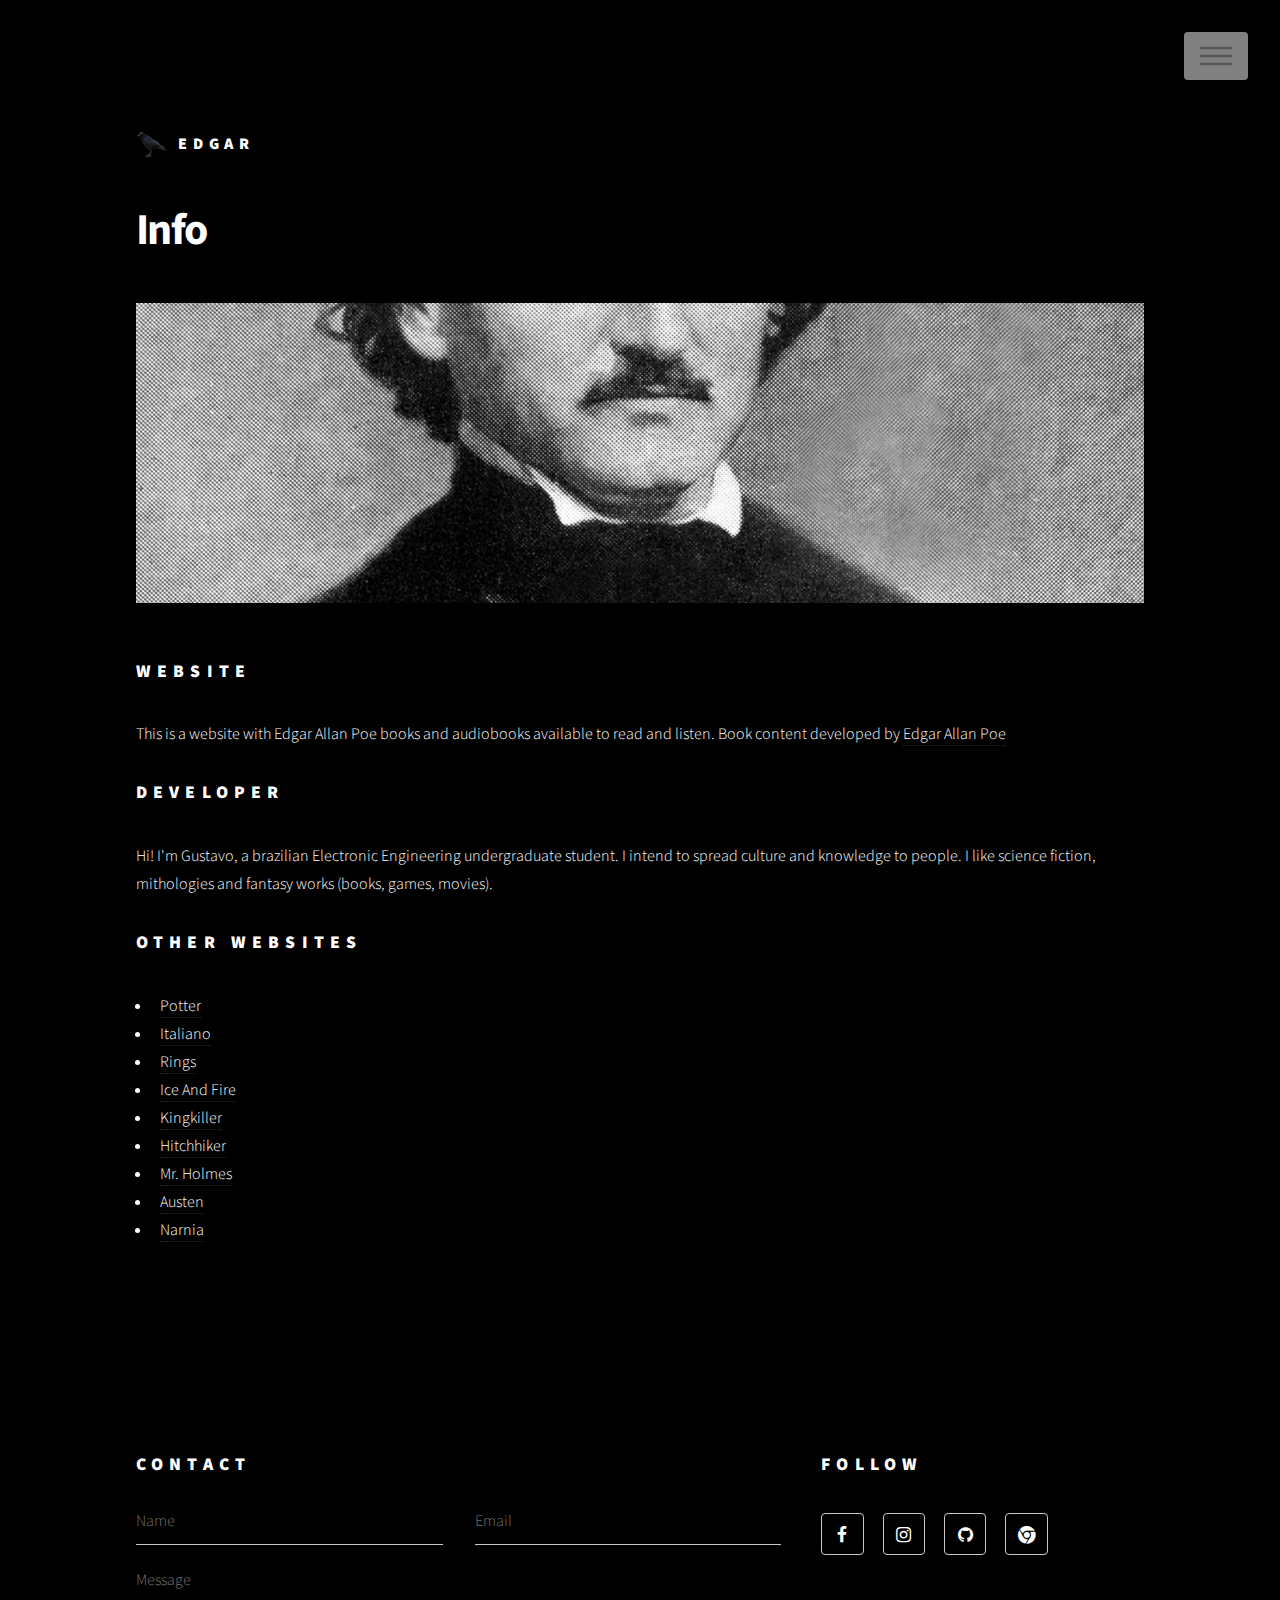
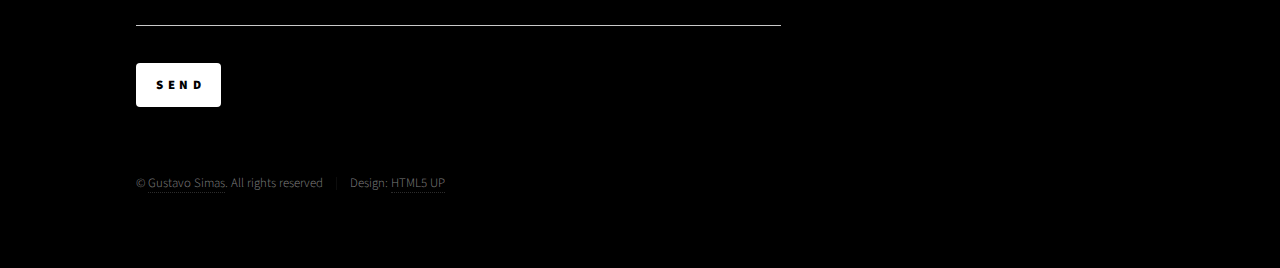
<file: info.html>
<!DOCTYPE HTML>
<!--
	Phantom by HTML5 UP
	html5up.net | @ajlkn
	Free for personal and commercial use under the CCA 3.0 license (html5up.net/license)
-->
<html>
<head>
	<title>Edgar</title>

	<link rel="shortcut icon" href="images/favicon.ico">


	<meta charset="utf-8" />
	<meta name="viewport" content="width=device-width, initial-scale=1" />
	<!--[if lte IE 8]><script src="assets/js/ie/html5shiv.js"></script><![endif]-->
	<link rel="stylesheet" href="assets/css/main.css" />
	<!--[if lte IE 9]><link rel="stylesheet" href="assets/css/ie9.css" /><![endif]-->
	<!--[if lte IE 8]><link rel="stylesheet" href="assets/css/ie8.css" /><![endif]-->


</head>
<body>
	<!-- Wrapper -->
	<div id="wrapper">

		<!-- Header -->
		<header id="header">
			<div class="inner">

				<!-- Logo -->
				<a href="index.html" class="logo">
					<span class="symbol"><img src="images/crow.png" alt="" /></span><span class="title">Edgar</span>
				</a>

				<!-- Nav -->
				<nav>
					<ul>
						<li><a href="#menu">Menu</a></li>
					</ul>
				</nav>

			</div>
		</header>

		<!-- Menu -->
		<nav id="menu">
			<h2>Menu</h2>
			<ul>
				<li><a href="index.html">Home</a></li>
				<li><a href="info.html">Info</a></li>
			</ul>
		</nav>

		<!-- Main -->
		<div id="main">
			<div class="inner">
				<h1>Info</h1>

				<style>
				.parallax { 
					/* The image used */
					background-image: url("images/edgar.jpg");

					/* Set a specific height */
					height: 300px; 

					/* Create the parallax scrolling effect */
					background-attachment: fixed;
					background-position: center;
					background-repeat: no-repeat;
					background-size: cover;
				}
			</style>

			<!-- Container element -->
			<div class="parallax"></div>
			<br><br>

			<h2>Website</h2>
			<p>This is a website with Edgar Allan Poe books and audiobooks available to read and listen. Book content developed by <a target="_blank" href="https://en.wikipedia.org/wiki/Edgar_Allan_Poe">Edgar Allan Poe</a></p>

			<h2>Developer</h2>
			<p>Hi! I'm Gustavo, a brazilian Electronic Engineering undergraduate student. I intend to spread culture and knowledge to people. I like science fiction, mithologies and fantasy works (books, games, movies).</p>

			<h2>Other websites</h2>
			<p><ul>
				<li><a href="http://potter.cf" target="_blank">Potter</a></li>
				<li><a href="http://italiano.ml" target="_blank">Italiano</a></li>
				<li><a href="http://lotr.gq" target="_blank">Rings</a></li>
				<li><a href="http://iceandfire.ga" target="_blank">Ice And Fire</a></li>
				<li><a href="http://kingkiller.cf" target="_blank">Kingkiller</a></li>
				<li><a href="http://hitchhiker.tk" target="_blank">Hitchhiker</a></li>
				<li><a href="http://mrholmes.ml" target="_blank">Mr. Holmes</a></li>
				<li><a href="http://austen.cf" target="_blank">Austen</a></li>
				<li><a href="http://aslam.ga" target="_blank">Narnia</a></li>
			</ul>
			</p>

		</div>
	</div>

	<!-- Footer -->
	<footer id="footer">
		<div class="inner">
			<section>
				<h2>Contact</h2>
				<form action="https://formspree.io/gustavosimassilva@gmail.com" method="POST">
					<div class="field half first">
						<input type="text" name="Name" id="name" placeholder="Name" />
					</div>
					<div class="field half">
						<input type="email" name="Email" id="email" name="_replyto" placeholder="Email" />
					</div>
					<div class="field">
						<textarea name="Message" id="message" placeholder="Message"></textarea>
					</div>
					<ul class="actions">
						<li><input type="submit" value="Send" class="special" /></li>
					</ul>
				</form>
			</section>
			<section>
				<h2>Follow</h2>
				<ul class="icons">
					<li><a href="http://facebook.com/simasgs" target="_blank" class="icon style2 fa-facebook"><span class="label">Facebook</span></a></li>
					<li><a href="https:/instagram.com/tudoemsimas" target="_blank" class="icon style2 fa-instagram"><span class="label">Instagram</span></a></li>
					<li><a href="https://github.com/GSimas" target="_blank" class="icon style2 fa-github"><span class="label">GitHub</span></a></li>
					<li><a href="http://www.gsimas.github.io/" target="_blank" class="icon style2 fa-chrome"><span class="label">Phone</span></a></li>
				</ul>
			</section>
			<ul class="copyright">
				<li>&copy; <a target="_blank" href="http://gsimas.github.io">Gustavo Simas</a>. All rights reserved</li><li>Design: <a href="http://html5up.net">HTML5 UP</a></li>
			</ul>
		</div>
	</footer>

</div>

<!-- Scripts -->
<script src="assets/js/jquery.min.js"></script>
<script src="assets/js/skel.min.js"></script>
<script src="assets/js/util.js"></script>
<!--[if lte IE 8]><script src="assets/js/ie/respond.min.js"></script><![endif]-->
<script src="assets/js/main.js"></script>

</body>
</html>
</file>
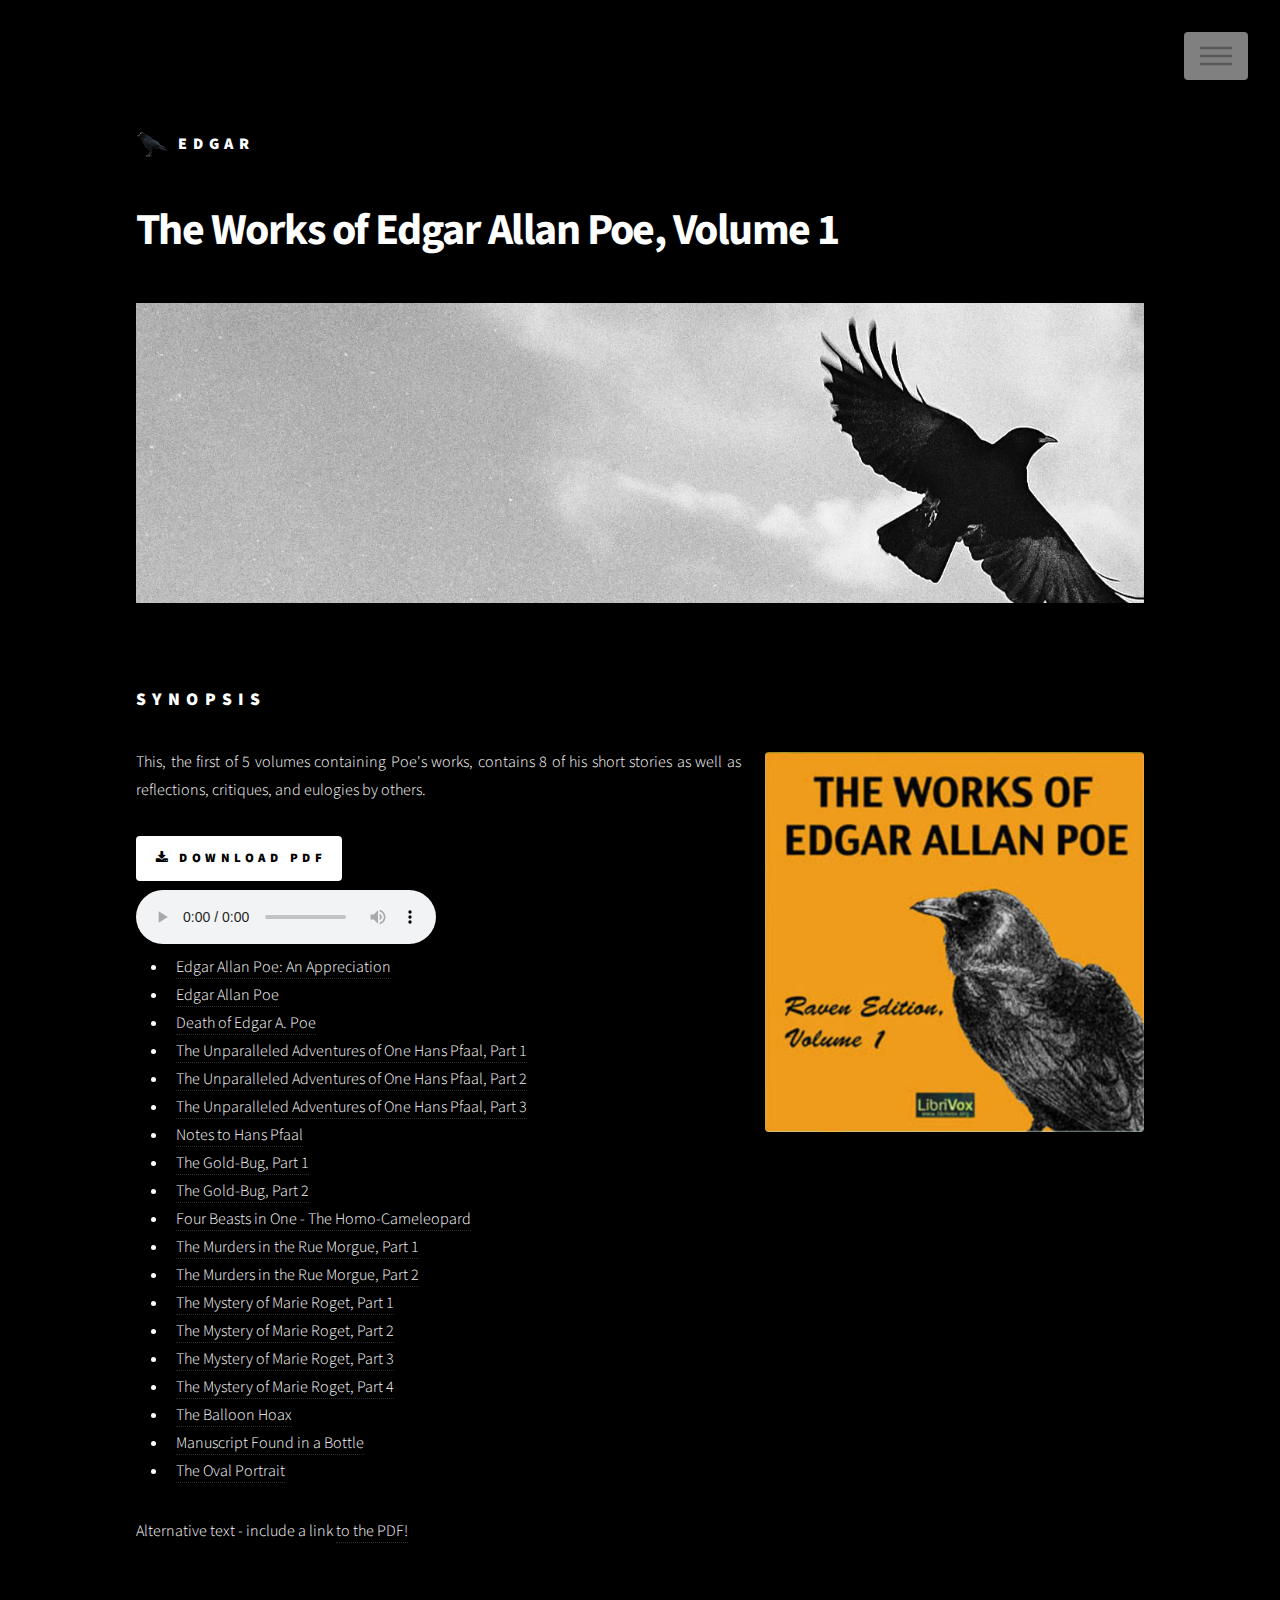
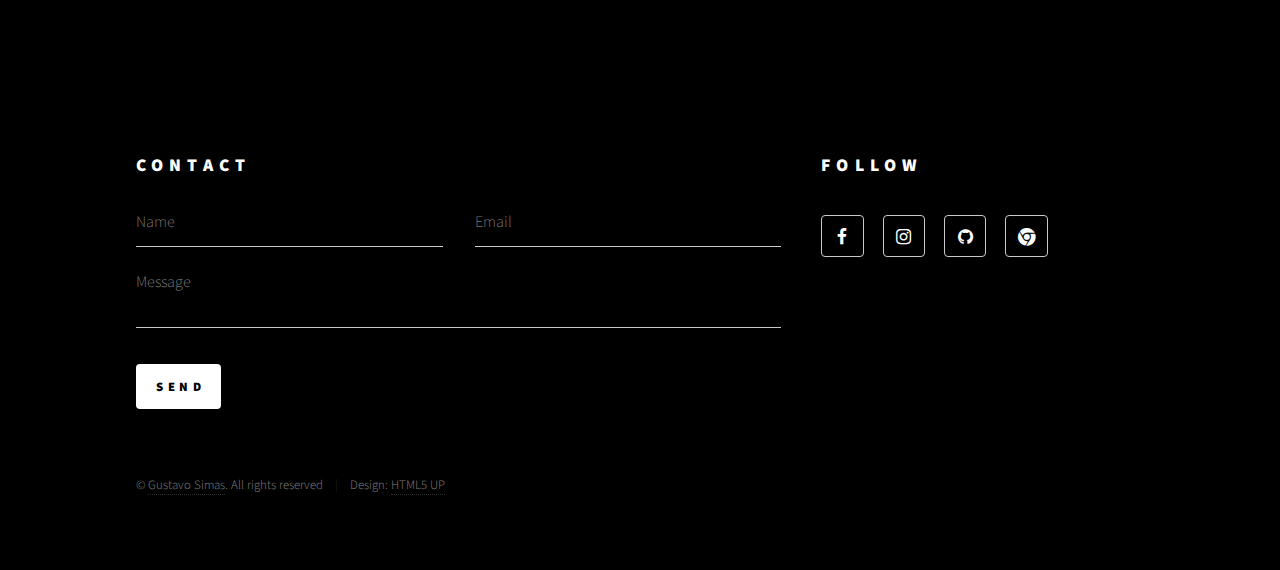
<file: Works1/works1.html>
<!DOCTYPE HTML>
<!--
	Phantom by HTML5 UP
	html5up.net | @ajlkn
	Free for personal and commercial use under the CCA 3.0 license (html5up.net/license)
-->
<html>
<head>
	<title>Edgar</title>

	<link rel="shortcut icon" href="../images/favicon.ico">


	<meta charset="utf-8" />
	<meta name="viewport" content="width=device-width, initial-scale=1" />
	<!--[if lte IE 8]><script src="assets/js/ie/html5shiv.js"></script><![endif]-->
	<link rel="stylesheet" href="../assets/css/main.css" />
	<!--[if lte IE 9]><link rel="stylesheet" href="assets/css/ie9.css" /><![endif]-->
	<!--[if lte IE 8]><link rel="stylesheet" href="assets/css/ie8.css" /><![endif]-->

	<style>
	#playlist{
		list-style: none;
	}
	#playlist li a{
		color:black;
		text-decoration: none;
	}
	#playlist .current-song a{
		color:blue;
	}
</style>


</head>
<body>
	<!-- Wrapper -->
	<div id="wrapper">

		<!-- Header -->
		<header id="header">
			<div class="inner">

				<!-- Logo -->
				<a href="../index.html" class="logo">
					<span class="symbol"><img src="../images/crow.png" alt="" /></span><span class="title">Edgar</span>
				</a>

				<!-- Nav -->
				<nav>
					<ul>
						<li><a href="#menu">Menu</a></li>
					</ul>
				</nav>

			</div>
		</header>

		<!-- Menu -->
		<nav id="menu">
			<h2>Menu</h2>
			<ul>
				<li><a href="../index.html">Home</a></li>
				<li><a href="../info.html">Info</a></li>
			</ul>
		</nav>

		<!-- Main -->
		<div id="main">
			<div class="inner">
				<h1>The Works of Edgar Allan Poe, Volume 1</h1>

				<style>
				.parallax { 
					/* The image used */
					background-image: url("works1.jpg");

					/* Set a specific height */
					height: 300px; 

					/* Create the parallax scrolling effect */
					background-attachment: fixed;
					background-position: center;
					background-repeat: no-repeat;
					background-size: cover;
				}
			</style>

			<!-- Container element -->
			<div class="parallax"></div>
			<br><br><br>

				<h2>Synopsis</h2>
				<p align="justify"><span class="image right"><a href="Works1.pdf" target="_blank"><img src="works1-cover.jpg" alt="" /></a></span>This, the first of 5 volumes containing Poe's works, contains 8 of his short stories as well as reflections, critiques, and eulogies by others.</p>


				<a href="Works1.pdf" target="_blank" class="button special icon fa-download">Download PDF</a>
				<br>
				<audio autostart="0" autoplay="false" type="audio/mpeg" src="" controls id="audioPlayer">
					Sorry, your browser doesn't support html5!
				</audio>
				<ul id="playlist">
					<li class="current-song"><a href=""></a></li>
					<ul>
						<li><a href="https://ia902900.us.archive.org/14/items/works_poe_raven_edition_vol1_1109/worksofpoevol1_01_poe.mp3"><font color="white">Edgar Allan Poe: An Appreciation</font></a></li>
						<li><a href="https://ia802900.us.archive.org/14/items/works_poe_raven_edition_vol1_1109/worksofpoevol1_02_poe.mp3"><font color="white">Edgar Allan Poe</font></a></li>
						<li><a href="https://ia802900.us.archive.org/14/items/works_poe_raven_edition_vol1_1109/worksofpoevol1_03_poe.mp3"><font color="white">Death of Edgar A. Poe</font></a></li>
						<li><a href="https://ia802900.us.archive.org/14/items/works_poe_raven_edition_vol1_1109/worksofpoevol1_04_poe.mp3"><font color="white">The Unparalleled Adventures of One Hans Pfaal, Part 1</font></a></li>
						<li><a href="https://ia802900.us.archive.org/14/items/works_poe_raven_edition_vol1_1109/worksofpoevol1_05_poe.mp3"><font color="white">The Unparalleled Adventures of One Hans Pfaal, Part 2</font></a></li>
						<li><a href="https://ia802900.us.archive.org/14/items/works_poe_raven_edition_vol1_1109/worksofpoevol1_06_poe.mp3"><font color="white">The Unparalleled Adventures of One Hans Pfaal, Part 3</font></a></li>
						<li><a href="https://ia802900.us.archive.org/14/items/works_poe_raven_edition_vol1_1109/worksofpoevol1_07_poe.mp3"><font color="white">Notes to Hans Pfaal</font></a></li>
						<li><a href="https://ia802900.us.archive.org/14/items/works_poe_raven_edition_vol1_1109/worksofpoevol1_08_poe.mp3"><font color="white">The Gold-Bug, Part 1</font></a></li>
						<li><a href="https://ia802900.us.archive.org/14/items/works_poe_raven_edition_vol1_1109/worksofpoevol1_09_poe.mp3"><font color="white">The Gold-Bug, Part 2</font></a></li>
						<li><a href="https://ia802900.us.archive.org/14/items/works_poe_raven_edition_vol1_1109/worksofpoevol1_10_poe.mp3"><font color="white">Four Beasts in One - The Homo-Cameleopard</font></a></li>
						<li><a href="https://ia802900.us.archive.org/14/items/works_poe_raven_edition_vol1_1109/worksofpoevol1_11_poe.mp3"><font color="white">The Murders in the Rue Morgue, Part 1</font></a></li>
						<li><a href="https://ia802900.us.archive.org/14/items/works_poe_raven_edition_vol1_1109/worksofpoevol1_12_poe.mp3"><font color="white">The Murders in the Rue Morgue, Part 2</font></a></li>
						<li><a href="https://ia802900.us.archive.org/14/items/works_poe_raven_edition_vol1_1109/worksofpoevol1_13_poe.mp3"><font color="white">The Mystery of Marie Roget, Part 1</font></a></li>
						<li><a href="https://ia802900.us.archive.org/14/items/works_poe_raven_edition_vol1_1109/worksofpoevol1_14_poe.mp3"><font color="white">The Mystery of Marie Roget, Part 2</font></a></li>
						<li><a href="https://ia802900.us.archive.org/14/items/works_poe_raven_edition_vol1_1109/worksofpoevol1_15_poe.mp3"><font color="white">The Mystery of Marie Roget, Part 3</font></a></li>
						<li><a href="https://ia802900.us.archive.org/14/items/works_poe_raven_edition_vol1_1109/worksofpoevol1_16_poe.mp3"><font color="white">The Mystery of Marie Roget, Part 4</font></a></li>
						<li><a href="https://ia802900.us.archive.org/14/items/works_poe_raven_edition_vol1_1109/worksofpoevol1_17_poe.mp3"><font color="white">The Balloon Hoax</font></a></li>
						<li><a href="https://ia802900.us.archive.org/14/items/works_poe_raven_edition_vol1_1109/worksofpoevol1_18_poe.mp3"><font color="white">Manuscript Found in a Bottle</font></a></li>
						<li><a href="https://ia802900.us.archive.org/14/items/works_poe_raven_edition_vol1_1109/worksofpoevol1_19_poe.mp3"><font color="white">The Oval Portrait</font></a></li>

					</ul>
				</ul>
				<script src="https://code.jquery.com/jquery-2.2.0.js"></script>
				<script src="../assets/audioPlayer.js"></script>
				<script>
				        // loads the audio player
				        audioPlayer();
				    </script>

				    <object data="Works1.pdf" type="application/pdf" width="100%" height="900px">
				    	<p>Alternative text - include a link <a href="Works1.pdf">to the PDF!</a></p>
				    </object>

				</div>
			</div>

			<!-- Footer -->
			<footer id="footer">
				<div class="inner">
					<section>
						<h2>Contact</h2>
						<form action="https://formspree.io/gustavosimassilva@gmail.com" method="POST">
							<div class="field half first">
								<input type="text" name="Name" id="name" placeholder="Name" />
							</div>
							<div class="field half">
								<input type="email" name="Email" id="email" name="_replyto" placeholder="Email" />
							</div>
							<div class="field">
								<textarea name="Message" id="message" placeholder="Message"></textarea>
							</div>
							<ul class="actions">
								<li><input type="submit" value="Send" class="special" /></li>
							</ul>
						</form>
					</section>
					<section>
						<h2>Follow</h2>
						<ul class="icons">
							<li><a href="http://facebook.com/simasgs" target="_blank" class="icon style2 fa-facebook"><span class="label">Facebook</span></a></li>
							<li><a href="https:/instagram.com/tudoemsimas" target="_blank" class="icon style2 fa-instagram"><span class="label">Instagram</span></a></li>
							<li><a href="https://github.com/GSimas" target="_blank" class="icon style2 fa-github"><span class="label">GitHub</span></a></li>
							<li><a href="http://www.gsimas.github.io/" target="_blank" class="icon style2 fa-chrome"><span class="label">Phone</span></a></li>
						</ul>
					</section>
					<ul class="copyright">
						<li>&copy; <a target="_blank" href="http://gsimas.github.io">Gustavo Simas</a>. All rights reserved</li><li>Design: <a href="http://html5up.net">HTML5 UP</a></li>
					</ul>
				</div>
			</footer>

		</div>

		<!-- Scripts -->
		<script src="../assets/js/jquery.min.js"></script>
		<script src="../assets/js/skel.min.js"></script>
		<script src="../assets/js/util.js"></script>
		<!--[if lte IE 8]><script src="assets/js/ie/respond.min.js"></script><![endif]-->
		<script src="../assets/js/main.js"></script>

	</body>
	</html>
</file>
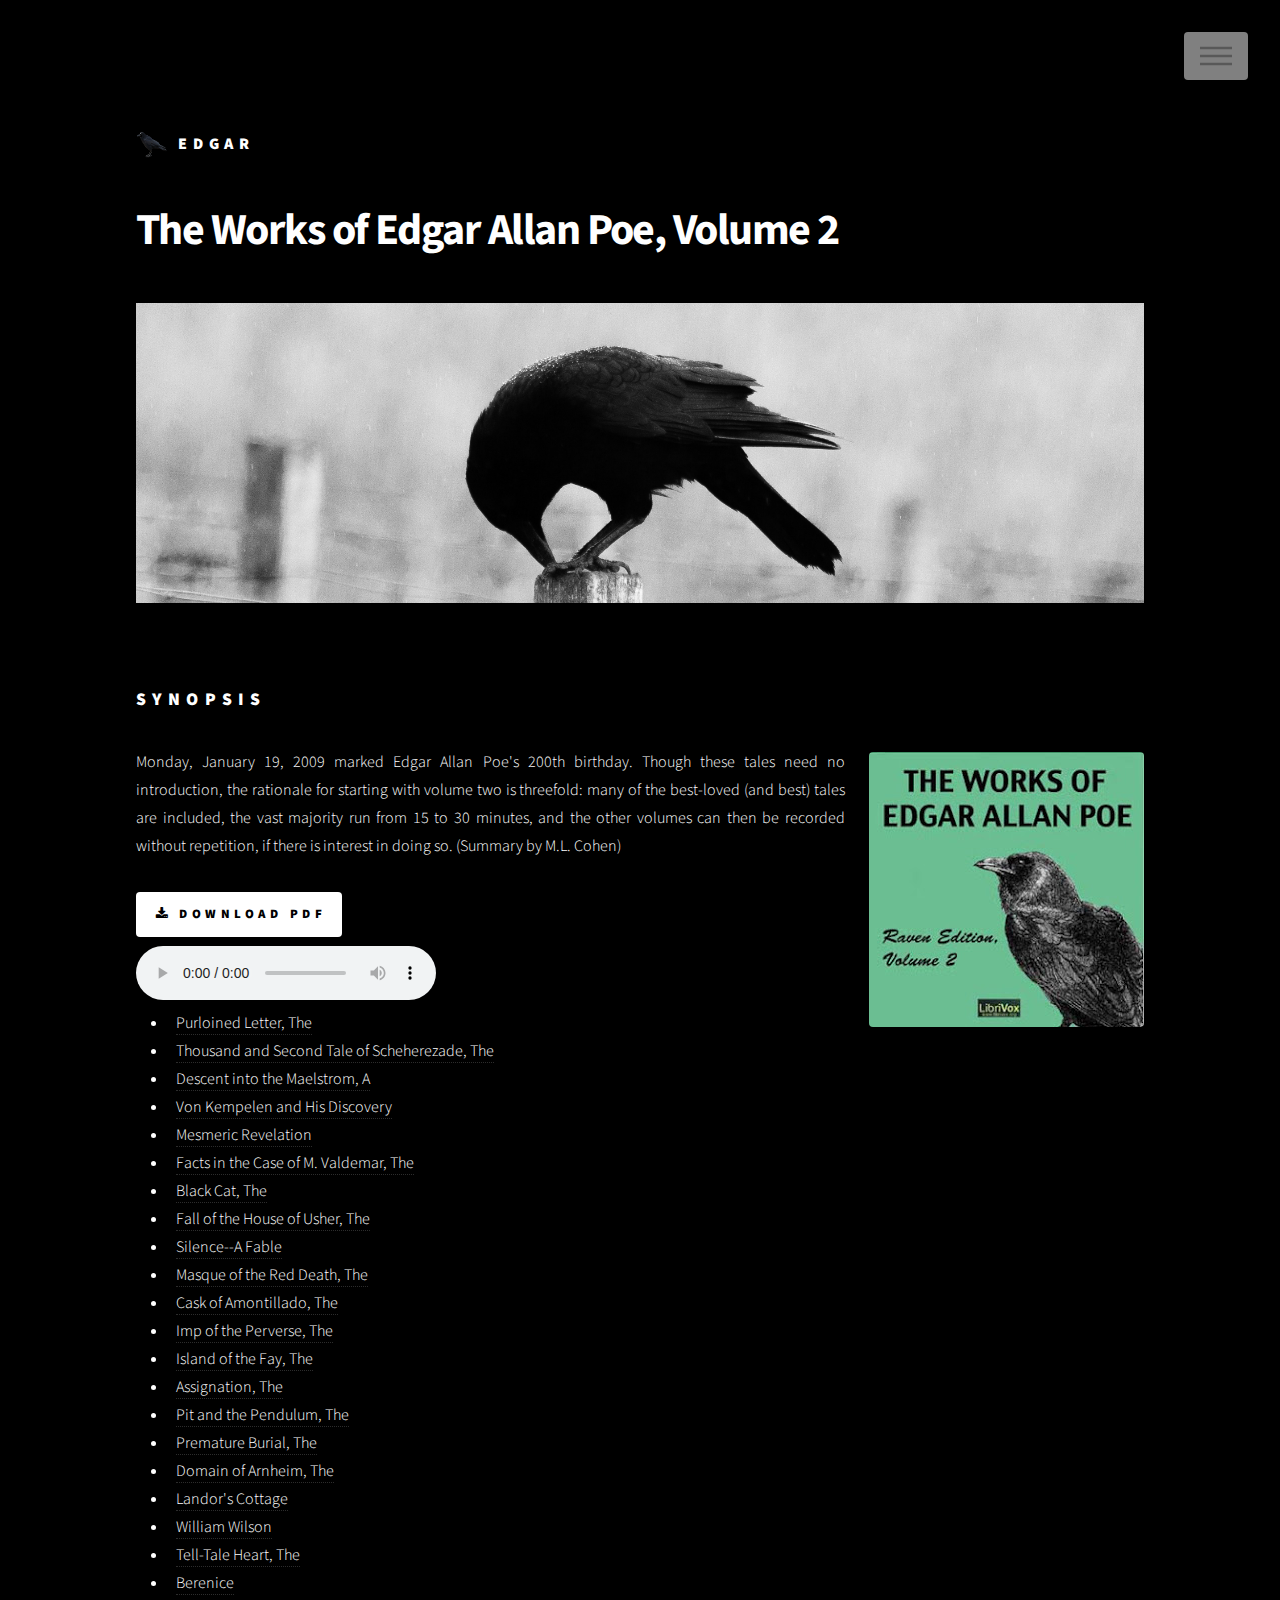
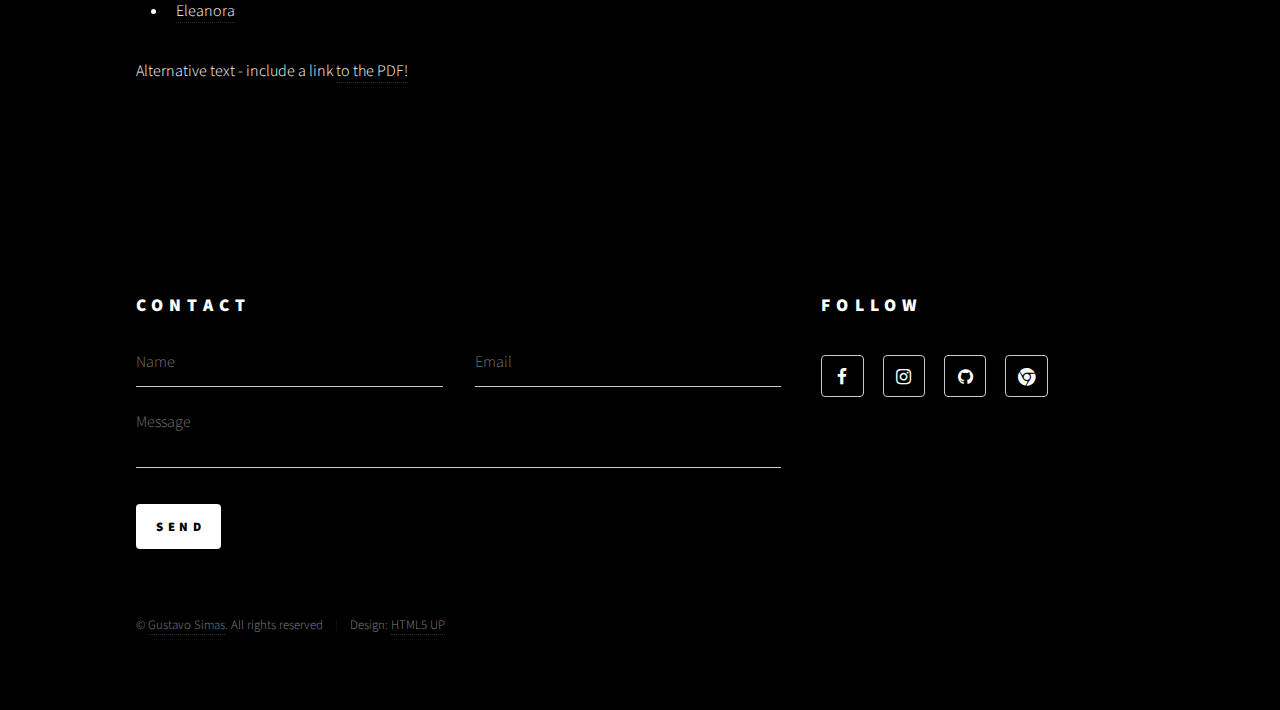
<file: Works2/works2.html>
<!DOCTYPE HTML>
<!--
	Phantom by HTML5 UP
	html5up.net | @ajlkn
	Free for personal and commercial use under the CCA 3.0 license (html5up.net/license)
-->
<html>
<head>
	<title>Edgar</title>

	<link rel="shortcut icon" href="../images/favicon.ico">


	<meta charset="utf-8" />
	<meta name="viewport" content="width=device-width, initial-scale=1" />
	<!--[if lte IE 8]><script src="assets/js/ie/html5shiv.js"></script><![endif]-->
	<link rel="stylesheet" href="../assets/css/main.css" />
	<!--[if lte IE 9]><link rel="stylesheet" href="assets/css/ie9.css" /><![endif]-->
	<!--[if lte IE 8]><link rel="stylesheet" href="assets/css/ie8.css" /><![endif]-->

	<style>
	#playlist{
		list-style: none;
	}
	#playlist li a{
		color:black;
		text-decoration: none;
	}
	#playlist .current-song a{
		color:blue;
	}
</style>


</head>
<body>
	<!-- Wrapper -->
	<div id="wrapper">

		<!-- Header -->
		<header id="header">
			<div class="inner">

				<!-- Logo -->
				<a href="../index.html" class="logo">
					<span class="symbol"><img src="../images/crow.png" alt="" /></span><span class="title">Edgar</span>
				</a>

				<!-- Nav -->
				<nav>
					<ul>
						<li><a href="#menu">Menu</a></li>
					</ul>
				</nav>

			</div>
		</header>

		<!-- Menu -->
		<nav id="menu">
			<h2>Menu</h2>
			<ul>
				<li><a href="../index.html">Home</a></li>
				<li><a href="../info.html">Info</a></li>
			</ul>
		</nav>

		<!-- Main -->
		<div id="main">
			<div class="inner">
				<h1>The Works of Edgar Allan Poe, Volume 2</h1>

				<style>
				.parallax { 
					/* The image used */
					background-image: url("works2.jpg");

					/* Set a specific height */
					height: 300px; 

					/* Create the parallax scrolling effect */
					background-attachment: fixed;
					background-position: center;
					background-repeat: no-repeat;
					background-size: cover;
				}
			</style>

			<!-- Container element -->
			<div class="parallax"></div>
			<br><br><br>

				<h2>Synopsis</h2>
				<p align="justify"><span class="image right"><a href="Works2.pdf" target="_blank"><img src="works2-cover.jpg" alt="" /></a></span>Monday, January 19, 2009 marked Edgar Allan Poe's 200th birthday. Though these tales need no introduction, the rationale for starting with volume two is threefold: many of the best-loved (and best) tales are included, the vast majority run from 15 to 30 minutes, and the other volumes can then be recorded without repetition, if there is interest in doing so. (Summary by M.L. Cohen)</p>


				<a href="Works2.pdf" target="_blank" class="button special icon fa-download">Download PDF</a>
				<br>
				<audio autostart="0" autoplay="false" type="audio/mpeg" src="" controls id="audioPlayer">
					Sorry, your browser doesn't support html5!
				</audio>
				<ul id="playlist">
					<li class="current-song"><a href=""></a></li>
					<ul>
						<li><a href="http://www.archive.org/download/works_poe_raven_edition_vol2_0912/ravencollectedpoevol2_01_poe.mp3"><font color="white">Purloined Letter, The</font></a></li>
						<li><a href="http://www.archive.org/download/works_poe_raven_edition_vol2_0912/ravencollectedpoevol2_02_poe.mp3"><font color="white">Thousand and Second Tale of Scheherezade, The</font></a></li>
						<li><a href="http://www.archive.org/download/works_poe_raven_edition_vol2_0912/ravencollectedpoevol2_03_poe.mp3"><font color="white">Descent into the Maelstrom, A</font></a></li>
						<li><a href="http://www.archive.org/download/works_poe_raven_edition_vol2_0912/ravencollectedpoevol2_04_poe.mp3"><font color="white">Von Kempelen and His Discovery</font></a></li>
						<li><a href="http://www.archive.org/download/works_poe_raven_edition_vol2_0912/ravencollectedpoevol2_05_poe.mp3"><font color="white">Mesmeric Revelation</font></a></li>
						<li><a href="http://www.archive.org/download/works_poe_raven_edition_vol2_0912/ravencollectedpoevol2_06_poe.mp3"><font color="white">Facts in the Case of M. Valdemar, The</font></a></li>
						<li><a href="http://www.archive.org/download/works_poe_raven_edition_vol2_0912/ravencollectedpoevol2_07_poe.mp3"><font color="white">Black Cat, The</font></a></li>
						<li><a href="http://www.archive.org/download/works_poe_raven_edition_vol2_0912/ravencollectedpoevol2_08_poe.mp3"><font color="white">Fall of the House of Usher, The</font></a></li>
						<li><a href="http://www.archive.org/download/works_poe_raven_edition_vol2_0912/ravencollectedpoevol2_09_poe.mp3"><font color="white">Silence--A Fable</font></a></li>
						<li><a href="http://www.archive.org/download/works_poe_raven_edition_vol2_0912/ravencollectedpoevol2_10_poe.mp3"><font color="white">Masque of the Red Death, The</font></a></li>
						<li><a href="http://www.archive.org/download/works_poe_raven_edition_vol2_0912/ravencollectedpoevol2_11_poe.mp3"><font color="white">Cask of Amontillado, The</font></a></li>
						<li><a href="http://www.archive.org/download/works_poe_raven_edition_vol2_0912/ravencollectedpoevol2_12_poe.mp3"><font color="white">Imp of the Perverse, The</font></a></li>
						<li><a href="http://www.archive.org/download/works_poe_raven_edition_vol2_0912/ravencollectedpoevol2_13_poe.mp3"><font color="white">Island of the Fay, The</font></a></li>
						<li><a href="http://www.archive.org/download/works_poe_raven_edition_vol2_0912/ravencollectedpoevol2_14_poe.mp3"><font color="white">Assignation, The</font></a></li>
						<li><a href="http://www.archive.org/download/works_poe_raven_edition_vol2_0912/ravencollectedpoevol2_15_poe.mp3"><font color="white">Pit and the Pendulum, The</font></a></li>
						<li><a href="http://www.archive.org/download/works_poe_raven_edition_vol2_0912/ravencollectedpoevol2_16_poe.mp3"><font color="white">Premature Burial, The</font></a></li>
						<li><a href="http://www.archive.org/download/works_poe_raven_edition_vol2_0912/ravencollectedpoevol2_17_poe.mp3"><font color="white">Domain of Arnheim, The</font></a></li>
						<li><a href="http://www.archive.org/download/works_poe_raven_edition_vol2_0912/ravencollectedpoevol2_18_poe.mp3"><font color="white">Landor's Cottage</font></a></li>
						<li><a href="http://www.archive.org/download/works_poe_raven_edition_vol2_0912/ravencollectedpoevol2_19_poe.mp3"><font color="white">William Wilson</font></a></li>
						<li><a href="http://www.archive.org/download/works_poe_raven_edition_vol2_0912/ravencollectedpoevol2_20_poe.mp3"><font color="white">Tell-Tale Heart, The</font></a></li>
						<li><a href="http://www.archive.org/download/works_poe_raven_edition_vol2_0912/ravencollectedpoevol2_21_poe.mp3"><font color="white">Berenice</font></a></li>
						<li><a href="http://www.archive.org/download/works_poe_raven_edition_vol2_0912/ravencollectedpoevol2_22_poe.mp3"><font color="white">Eleanora</font></a></li>
					</ul>
				</ul>
				<script src="https://code.jquery.com/jquery-2.2.0.js"></script>
				<script src="../assets/audioPlayer.js"></script>
				<script>
				        // loads the audio player
				        audioPlayer();
				    </script>

				    <object data="Works2.pdf" type="application/pdf" width="100%" height="900px">
				    	<p>Alternative text - include a link <a href="Works2.pdf">to the PDF!</a></p>
				    </object>

				</div>
			</div>

			<!-- Footer -->
			<footer id="footer">
				<div class="inner">
					<section>
						<h2>Contact</h2>
						<form action="https://formspree.io/gustavosimassilva@gmail.com" method="POST">
							<div class="field half first">
								<input type="text" name="Name" id="name" placeholder="Name" />
							</div>
							<div class="field half">
								<input type="email" name="Email" id="email" name="_replyto" placeholder="Email" />
							</div>
							<div class="field">
								<textarea name="Message" id="message" placeholder="Message"></textarea>
							</div>
							<ul class="actions">
								<li><input type="submit" value="Send" class="special" /></li>
							</ul>
						</form>
					</section>
					<section>
						<h2>Follow</h2>
						<ul class="icons">
							<li><a href="http://facebook.com/simasgs" target="_blank" class="icon style2 fa-facebook"><span class="label">Facebook</span></a></li>
							<li><a href="https:/instagram.com/tudoemsimas" target="_blank" class="icon style2 fa-instagram"><span class="label">Instagram</span></a></li>
							<li><a href="https://github.com/GSimas" target="_blank" class="icon style2 fa-github"><span class="label">GitHub</span></a></li>
							<li><a href="http://www.gsimas.github.io/" target="_blank" class="icon style2 fa-chrome"><span class="label">Phone</span></a></li>
						</ul>
					</section>
					<ul class="copyright">
						<li>&copy; <a target="_blank" href="http://gsimas.github.io">Gustavo Simas</a>. All rights reserved</li><li>Design: <a href="http://html5up.net">HTML5 UP</a></li>
					</ul>
				</div>
			</footer>

		</div>

		<!-- Scripts -->
		<script src="../assets/js/jquery.min.js"></script>
		<script src="../assets/js/skel.min.js"></script>
		<script src="../assets/js/util.js"></script>
		<!--[if lte IE 8]><script src="assets/js/ie/respond.min.js"></script><![endif]-->
		<script src="../assets/js/main.js"></script>

	</body>
	</html>
</file>
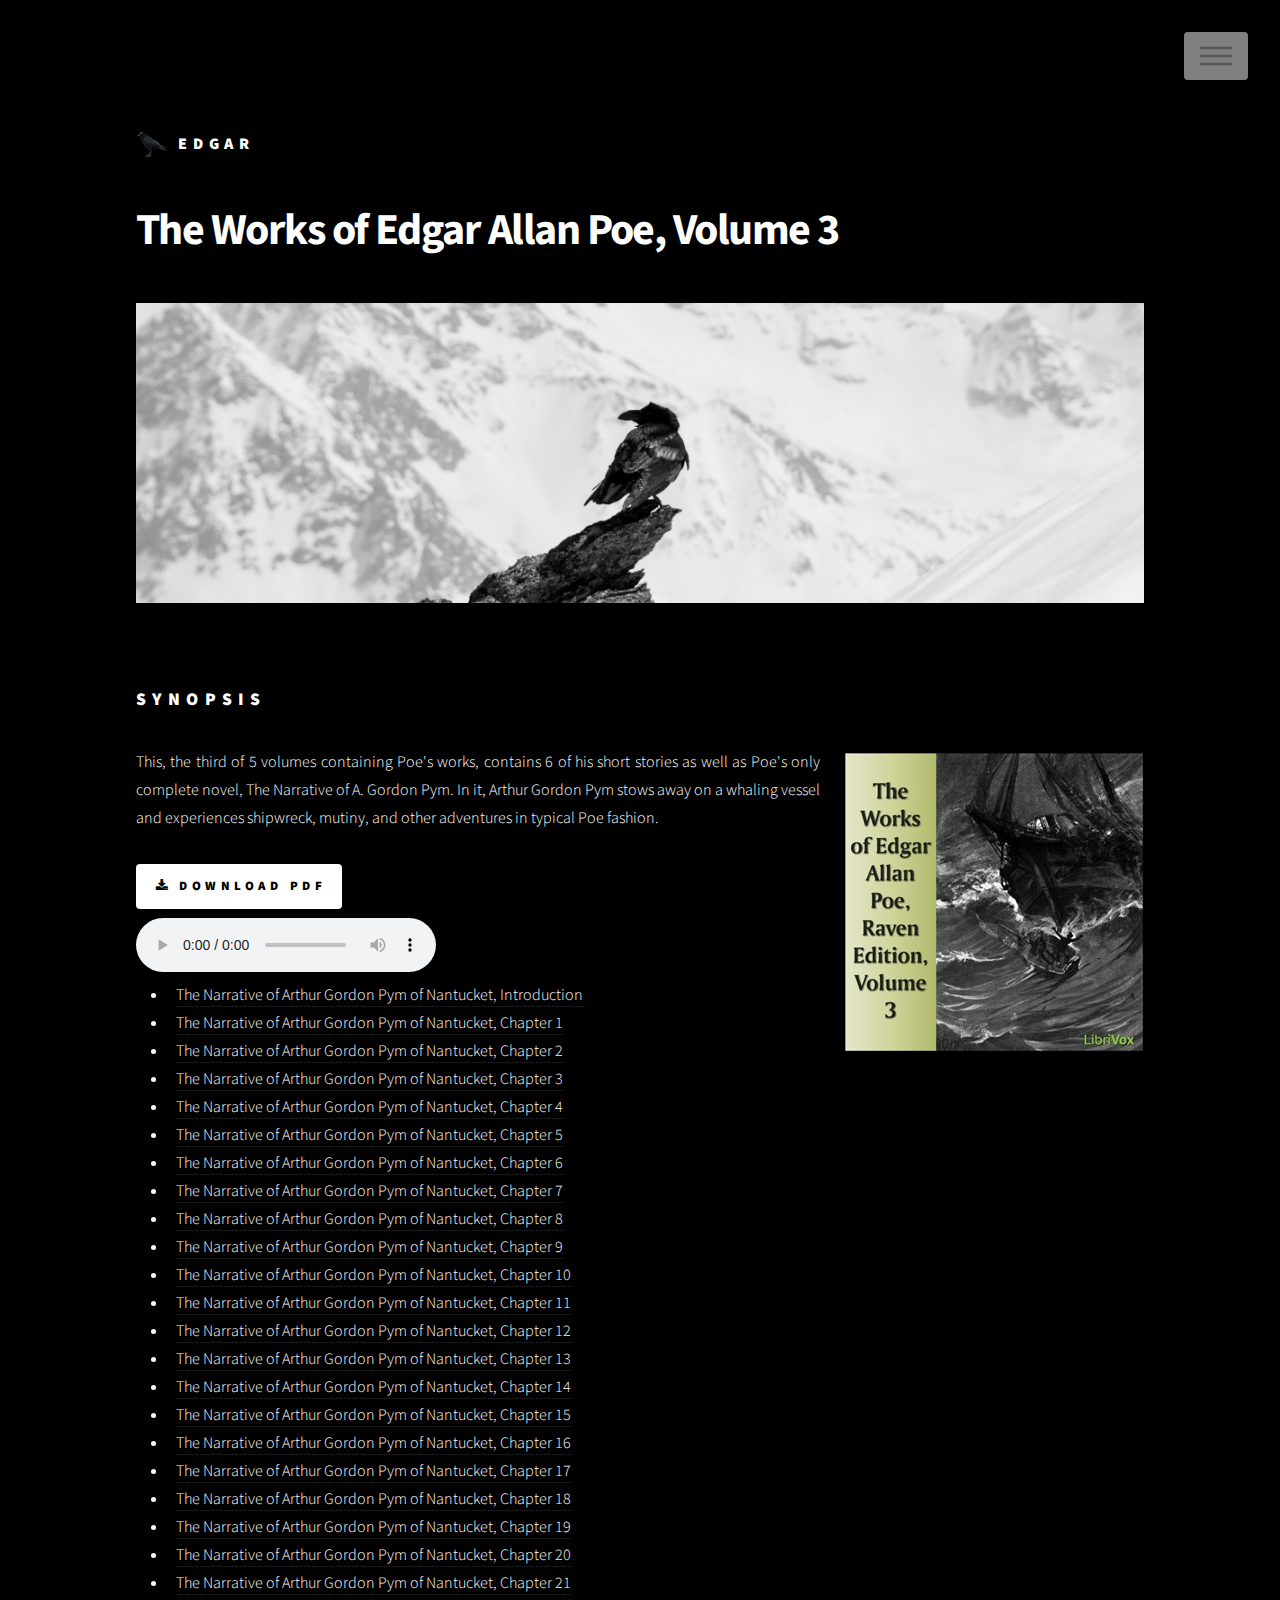
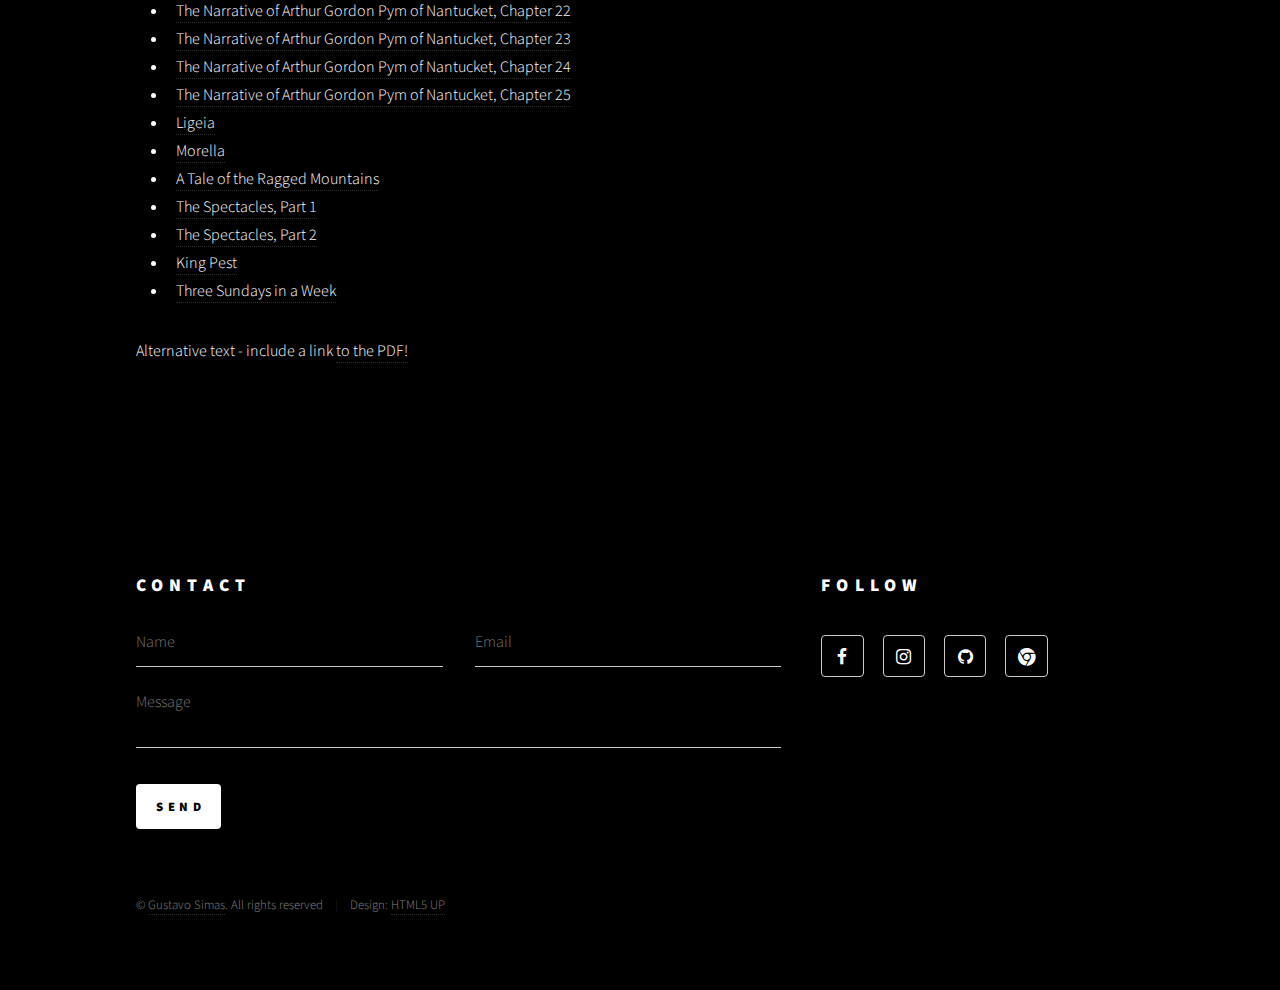
<file: Works3/works3.html>
<!DOCTYPE HTML>
<!--
	Phantom by HTML5 UP
	html5up.net | @ajlkn
	Free for personal and commercial use under the CCA 3.0 license (html5up.net/license)
-->
<html>
<head>
	<title>Edgar</title>

	<link rel="shortcut icon" href="../images/favicon.ico">


	<meta charset="utf-8" />
	<meta name="viewport" content="width=device-width, initial-scale=1" />
	<!--[if lte IE 8]><script src="assets/js/ie/html5shiv.js"></script><![endif]-->
	<link rel="stylesheet" href="../assets/css/main.css" />
	<!--[if lte IE 9]><link rel="stylesheet" href="assets/css/ie9.css" /><![endif]-->
	<!--[if lte IE 8]><link rel="stylesheet" href="assets/css/ie8.css" /><![endif]-->

	<style>
	#playlist{
		list-style: none;
	}
	#playlist li a{
		color:black;
		text-decoration: none;
	}
	#playlist .current-song a{
		color:blue;
	}
</style>


</head>
<body>
	<!-- Wrapper -->
	<div id="wrapper">

		<!-- Header -->
		<header id="header">
			<div class="inner">

				<!-- Logo -->
				<a href="../index.html" class="logo">
					<span class="symbol"><img src="../images/crow.png" alt="" /></span><span class="title">Edgar</span>
				</a>

				<!-- Nav -->
				<nav>
					<ul>
						<li><a href="#menu">Menu</a></li>
					</ul>
				</nav>

			</div>
		</header>

		<!-- Menu -->
		<nav id="menu">
			<h2>Menu</h2>
			<ul>
				<li><a href="../index.html">Home</a></li>
				<li><a href="../info.html">Info</a></li>
			</ul>
		</nav>

		<!-- Main -->
		<div id="main">
			<div class="inner">
				<h1>The Works of Edgar Allan Poe, Volume 3</h1>

				<style>
				.parallax { 
					/* The image used */
					background-image: url("works3.jpg");

					/* Set a specific height */
					height: 300px; 

					/* Create the parallax scrolling effect */
					background-attachment: fixed;
					background-position: center;
					background-repeat: no-repeat;
					background-size: cover;
				}
			</style>

			<!-- Container element -->
			<div class="parallax"></div>
			<br><br><br>

				<h2>Synopsis</h2>
				<p align="justify"><span class="image right"><a href="Works3.pdf" target="_blank"><img src="works3-cover.jpg" alt="" /></a></span>This, the third of 5 volumes containing Poe's works, contains 6 of his short stories as well as Poe's only complete novel, The Narrative of A. Gordon Pym. In it, Arthur Gordon Pym stows away on a whaling vessel and experiences shipwreck, mutiny, and other adventures in typical Poe fashion.</p>


				<a href="Works3.pdf" target="_blank" class="button special icon fa-download">Download PDF</a>
				<br>
				<audio autostart="0" autoplay="false" type="audio/mpeg" src="" controls id="audioPlayer">
					Sorry, your browser doesn't support html5!
				</audio>
				<ul id="playlist">
					<li class="current-song"><a href=""></a></li>
					<ul>
						<li><a href="http://www.archive.org/download/worksofpoe_vol3_1301_librivox/worksofpoevol3_00_poe.mp3"><font color="white">The Narrative of Arthur Gordon Pym of Nantucket, Introduction</font></a></li>
						<li><a href="http://www.archive.org/download/worksofpoe_vol3_1301_librivox/worksofpoevol3_01_poe.mp3"><font color="white">The Narrative of Arthur Gordon Pym of Nantucket, Chapter 1</font></a></li>
						<li><a href="http://www.archive.org/download/worksofpoe_vol3_1301_librivox/worksofpoevol3_02_poe.mp3"><font color="white">The Narrative of Arthur Gordon Pym of Nantucket, Chapter 2</font></a></li>
						<li><a href="http://www.archive.org/download/worksofpoe_vol3_1301_librivox/worksofpoevol3_03_poe.mp3"><font color="white">The Narrative of Arthur Gordon Pym of Nantucket, Chapter 3</font></a></li>
						<li><a href="http://www.archive.org/download/worksofpoe_vol3_1301_librivox/worksofpoevol3_04_poe.mp3"><font color="white">The Narrative of Arthur Gordon Pym of Nantucket, Chapter 4</font></a></li>
						<li><a href="http://www.archive.org/download/worksofpoe_vol3_1301_librivox/worksofpoevol3_05_poe.mp3"><font color="white">The Narrative of Arthur Gordon Pym of Nantucket, Chapter 5</font></a></li>
						<li><a href="http://www.archive.org/download/worksofpoe_vol3_1301_librivox/worksofpoevol3_06_poe.mp3"><font color="white">The Narrative of Arthur Gordon Pym of Nantucket, Chapter 6</font></a></li>
						<li><a href="http://www.archive.org/download/worksofpoe_vol3_1301_librivox/worksofpoevol3_07_poe.mp3"><font color="white">The Narrative of Arthur Gordon Pym of Nantucket, Chapter 7</font></a></li>
						<li><a href="http://www.archive.org/download/worksofpoe_vol3_1301_librivox/worksofpoevol3_08_poe.mp3"><font color="white">The Narrative of Arthur Gordon Pym of Nantucket, Chapter 8</font></a></li>
						<li><a href="http://www.archive.org/download/worksofpoe_vol3_1301_librivox/worksofpoevol3_09_poe.mp3"><font color="white">The Narrative of Arthur Gordon Pym of Nantucket, Chapter 9</font></a></li>
						<li><a href="http://www.archive.org/download/worksofpoe_vol3_1301_librivox/worksofpoevol3_10_poe.mp3"><font color="white">The Narrative of Arthur Gordon Pym of Nantucket, Chapter 10</font></a></li>
						<li><a href="http://www.archive.org/download/worksofpoe_vol3_1301_librivox/worksofpoevol3_11_poe.mp3"><font color="white">The Narrative of Arthur Gordon Pym of Nantucket, Chapter 11</font></a></li>
						<li><a href="http://www.archive.org/download/worksofpoe_vol3_1301_librivox/worksofpoevol3_12_poe.mp3"><font color="white">The Narrative of Arthur Gordon Pym of Nantucket, Chapter 12</font></a></li>
						<li><a href="http://www.archive.org/download/worksofpoe_vol3_1301_librivox/worksofpoevol3_13_poe.mp3"><font color="white">The Narrative of Arthur Gordon Pym of Nantucket, Chapter 13</font></a></li>
						<li><a href="http://www.archive.org/download/worksofpoe_vol3_1301_librivox/worksofpoevol3_14_poe.mp3"><font color="white">The Narrative of Arthur Gordon Pym of Nantucket, Chapter 14</font></a></li>
						<li><a href="http://www.archive.org/download/worksofpoe_vol3_1301_librivox/worksofpoevol3_15_poe.mp3"><font color="white">The Narrative of Arthur Gordon Pym of Nantucket, Chapter 15</font></a></li>
						<li><a href="http://www.archive.org/download/worksofpoe_vol3_1301_librivox/worksofpoevol3_16_poe.mp3"><font color="white">The Narrative of Arthur Gordon Pym of Nantucket, Chapter 16</font></a></li>
						<li><a href="http://www.archive.org/download/worksofpoe_vol3_1301_librivox/worksofpoevol3_17_poe.mp3"><font color="white">The Narrative of Arthur Gordon Pym of Nantucket, Chapter 17</font></a></li>
						<li><a href="http://www.archive.org/download/worksofpoe_vol3_1301_librivox/worksofpoevol3_18_poe.mp3"><font color="white">The Narrative of Arthur Gordon Pym of Nantucket, Chapter 18</font></a></li>
						<li><a href="http://www.archive.org/download/worksofpoe_vol3_1301_librivox/worksofpoevol3_19_poe.mp3"><font color="white">The Narrative of Arthur Gordon Pym of Nantucket, Chapter 19</font></a></li>
						<li><a href="http://www.archive.org/download/worksofpoe_vol3_1301_librivox/worksofpoevol3_20_poe.mp3"><font color="white">The Narrative of Arthur Gordon Pym of Nantucket, Chapter 20</font></a></li>
						<li><a href="http://www.archive.org/download/worksofpoe_vol3_1301_librivox/worksofpoevol3_21_poe.mp3"><font color="white">The Narrative of Arthur Gordon Pym of Nantucket, Chapter 21</font></a></li>
						<li><a href="http://www.archive.org/download/worksofpoe_vol3_1301_librivox/worksofpoevol3_22_poe.mp3"><font color="white">The Narrative of Arthur Gordon Pym of Nantucket, Chapter 22</font></a></li>
						<li><a href="http://www.archive.org/download/worksofpoe_vol3_1301_librivox/worksofpoevol3_23_poe.mp3"><font color="white">The Narrative of Arthur Gordon Pym of Nantucket, Chapter 23</font></a></li>
						<li><a href="http://www.archive.org/download/worksofpoe_vol3_1301_librivox/worksofpoevol3_24_poe.mp3"><font color="white">The Narrative of Arthur Gordon Pym of Nantucket, Chapter 24</font></a></li>
						<li><a href="http://www.archive.org/download/worksofpoe_vol3_1301_librivox/worksofpoevol3_25_poe.mp3"><font color="white">The Narrative of Arthur Gordon Pym of Nantucket, Chapter 25</font></a></li>
						<li><a href="http://www.archive.org/download/worksofpoe_vol3_1301_librivox/worksofpoevol3_26_poe.mp3"><font color="white">Ligeia</font></a></li>
						<li><a href="http://www.archive.org/download/worksofpoe_vol3_1301_librivox/worksofpoevol3_27_poe.mp3"><font color="white">Morella</font></a></li>
						<li><a href="http://www.archive.org/download/worksofpoe_vol3_1301_librivox/worksofpoevol3_28_poe.mp3"><font color="white">A Tale of the Ragged Mountains</font></a></li>
						<li><a href="http://www.archive.org/download/worksofpoe_vol3_1301_librivox/worksofpoevol3_29_poe.mp3"><font color="white">The Spectacles, Part 1</font></a></li>
						<li><a href="http://www.archive.org/download/worksofpoe_vol3_1301_librivox/worksofpoevol3_30_poe.mp3"><font color="white">The Spectacles, Part 2</font></a></li>
						<li><a href="http://www.archive.org/download/worksofpoe_vol3_1301_librivox/worksofpoevol3_31_poe.mp3"><font color="white">King Pest</font></a></li>						
						<li><a href="http://www.archive.org/download/worksofpoe_vol3_1301_librivox/worksofpoevol3_32_poe.mp3"><font color="white">Three Sundays in a Week</font></a></li>
					</ul>
				</ul>
				<script src="https://code.jquery.com/jquery-2.2.0.js"></script>
				<script src="../assets/audioPlayer.js"></script>
				<script>
				        // loads the audio player
				        audioPlayer();
				    </script>

				    <object data="Works3.pdf" type="application/pdf" width="100%" height="900px">
				    	<p>Alternative text - include a link <a href="Works3.pdf">to the PDF!</a></p>
				    </object>

				</div>
			</div>

			<!-- Footer -->
			<footer id="footer">
				<div class="inner">
					<section>
						<h2>Contact</h2>
						<form action="https://formspree.io/gustavosimassilva@gmail.com" method="POST">
							<div class="field half first">
								<input type="text" name="Name" id="name" placeholder="Name" />
							</div>
							<div class="field half">
								<input type="email" name="Email" id="email" name="_replyto" placeholder="Email" />
							</div>
							<div class="field">
								<textarea name="Message" id="message" placeholder="Message"></textarea>
							</div>
							<ul class="actions">
								<li><input type="submit" value="Send" class="special" /></li>
							</ul>
						</form>
					</section>
					<section>
						<h2>Follow</h2>
						<ul class="icons">
							<li><a href="http://facebook.com/simasgs" target="_blank" class="icon style2 fa-facebook"><span class="label">Facebook</span></a></li>
							<li><a href="https:/instagram.com/tudoemsimas" target="_blank" class="icon style2 fa-instagram"><span class="label">Instagram</span></a></li>
							<li><a href="https://github.com/GSimas" target="_blank" class="icon style2 fa-github"><span class="label">GitHub</span></a></li>
							<li><a href="http://www.gsimas.github.io/" target="_blank" class="icon style2 fa-chrome"><span class="label">Phone</span></a></li>
						</ul>
					</section>
					<ul class="copyright">
						<li>&copy; <a target="_blank" href="http://gsimas.github.io">Gustavo Simas</a>. All rights reserved</li><li>Design: <a href="http://html5up.net">HTML5 UP</a></li>
					</ul>
				</div>
			</footer>

		</div>

		<!-- Scripts -->
		<script src="../assets/js/jquery.min.js"></script>
		<script src="../assets/js/skel.min.js"></script>
		<script src="../assets/js/util.js"></script>
		<!--[if lte IE 8]><script src="assets/js/ie/respond.min.js"></script><![endif]-->
		<script src="../assets/js/main.js"></script>

	</body>
	</html>
</file>
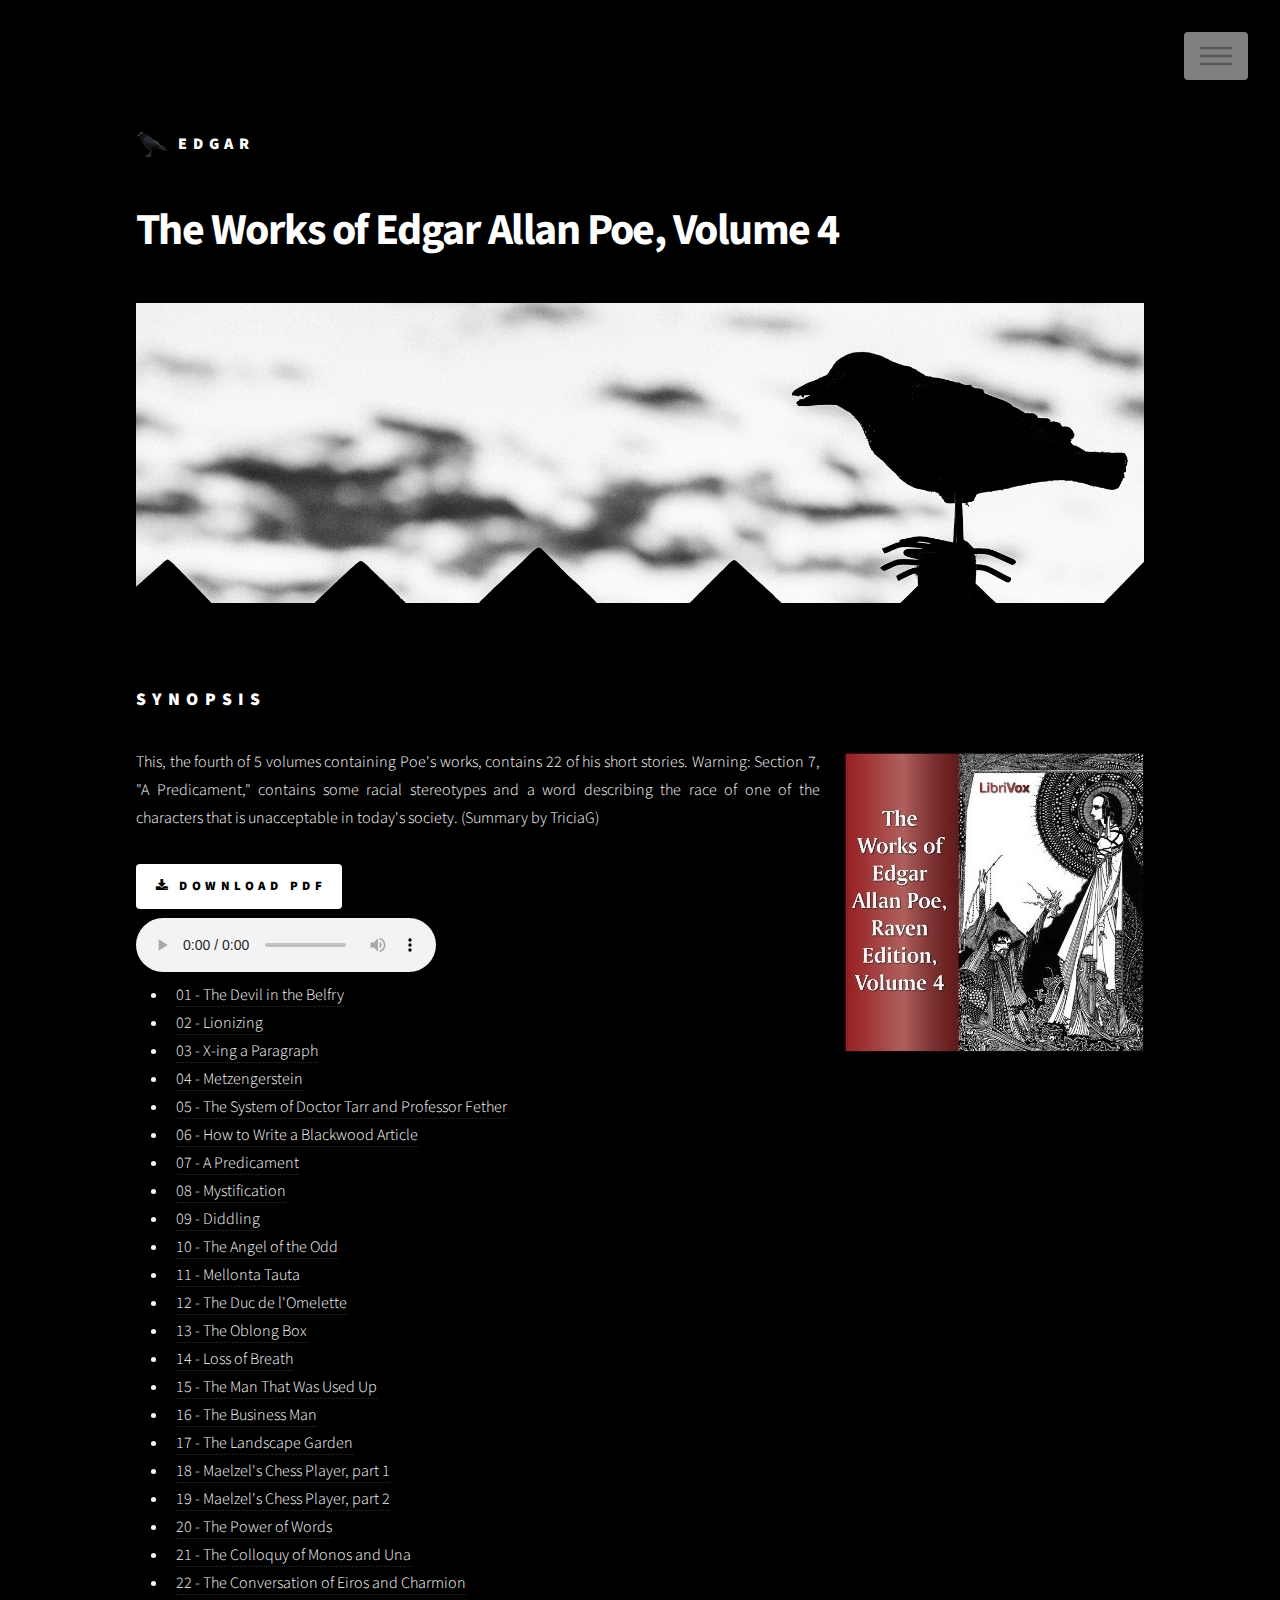
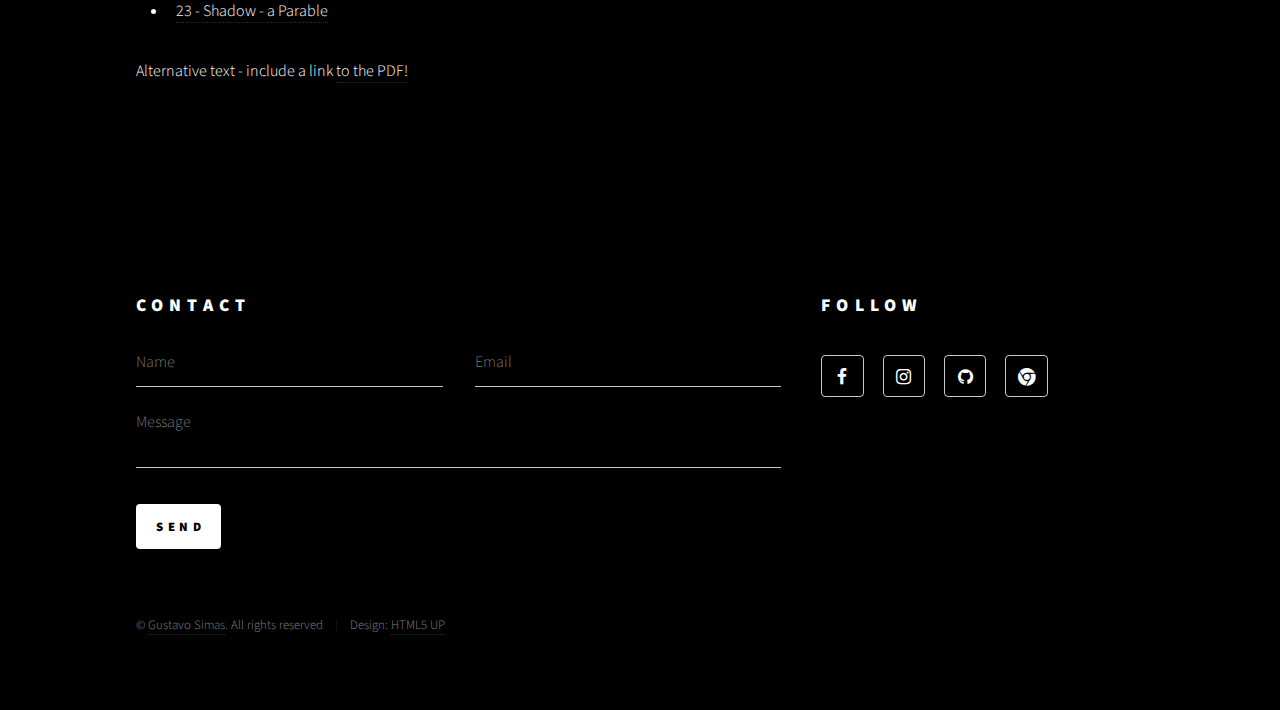
<file: Works4/works4.html>
<!DOCTYPE HTML>
<!--
	Phantom by HTML5 UP
	html5up.net | @ajlkn
	Free for personal and commercial use under the CCA 3.0 license (html5up.net/license)
-->
<html>
<head>
	<title>Edgar</title>

	<link rel="shortcut icon" href="../images/favicon.ico">


	<meta charset="utf-8" />
	<meta name="viewport" content="width=device-width, initial-scale=1" />
	<!--[if lte IE 8]><script src="assets/js/ie/html5shiv.js"></script><![endif]-->
	<link rel="stylesheet" href="../assets/css/main.css" />
	<!--[if lte IE 9]><link rel="stylesheet" href="assets/css/ie9.css" /><![endif]-->
	<!--[if lte IE 8]><link rel="stylesheet" href="assets/css/ie8.css" /><![endif]-->

	<style>
	#playlist{
		list-style: none;
	}
	#playlist li a{
		color:black;
		text-decoration: none;
	}
	#playlist .current-song a{
		color:blue;
	}
</style>


</head>
<body>
	<!-- Wrapper -->
	<div id="wrapper">

		<!-- Header -->
		<header id="header">
			<div class="inner">

				<!-- Logo -->
				<a href="../index.html" class="logo">
					<span class="symbol"><img src="../images/crow.png" alt="" /></span><span class="title">Edgar</span>
				</a>

				<!-- Nav -->
				<nav>
					<ul>
						<li><a href="#menu">Menu</a></li>
					</ul>
				</nav>

			</div>
		</header>

		<!-- Menu -->
		<nav id="menu">
			<h2>Menu</h2>
			<ul>
				<li><a href="../index.html">Home</a></li>
				<li><a href="../info.html">Info</a></li>
			</ul>
		</nav>

		<!-- Main -->
		<div id="main">
			<div class="inner">
				<h1>The Works of Edgar Allan Poe, Volume 4</h1>

				<style>
				.parallax { 
					/* The image used */
					background-image: url("works4.jpg");

					/* Set a specific height */
					height: 300px; 

					/* Create the parallax scrolling effect */
					background-attachment: fixed;
					background-position: center;
					background-repeat: no-repeat;
					background-size: cover;
				}
			</style>

			<!-- Container element -->
			<div class="parallax"></div>
			<br><br><br>

			<h2>Synopsis</h2>
			<p align="justify"><span class="image right"><a href="Works4.pdf" target="_blank"><img src="works4-cover.jpg" alt="" /></a></span>This, the fourth of 5 volumes containing Poe's works, contains 22 of his short stories. 

			Warning: Section 7, "A Predicament," contains some racial stereotypes and a word describing the race of one of the characters that is unacceptable in today's society. (Summary by TriciaG)</p>


			<a href="Works4.pdf" target="_blank" class="button special icon fa-download">Download PDF</a>
			<br>
			<audio autostart="0" autoplay="false" type="audio/mpeg" src="" controls id="audioPlayer">
				Sorry, your browser doesn't support html5!
			</audio>
			<ul id="playlist">
				<li class="current-song"><a href=""></a></li>
				<ul>
					<li><a href="http://www.archive.org/download/poeraven_vol4_1308_librivox/workspoevol4_01_poe_128kb.mp3"><font color="white">01 - The Devil in the Belfry</font></a></li>
					<li><a href="http://www.archive.org/download/poeraven_vol4_1308_librivox/workspoevol4_02_poe_128kb.mp3"><font color="white">02 - Lionizing</font></a></li>
					<li><a href="http://www.archive.org/download/poeraven_vol4_1308_librivox/workspoevol4_03_poe_128kb.mp3"><font color="white">03 - X-ing a Paragraph</font></a></li>
					<li><a href="http://www.archive.org/download/poeraven_vol4_1308_librivox/workspoevol4_04_poe_128kb.mp3"><font color="white">04 - Metzengerstein</font></a></li>
					<li><a href="http://www.archive.org/download/poeraven_vol4_1308_librivox/workspoevol4_05_poe_128kb.mp3"><font color="white">05 - The System of Doctor Tarr and Professor Fether</font></a></li>
					<li><a href="http://www.archive.org/download/poeraven_vol4_1308_librivox/workspoevol4_06_poe_128kb.mp3"><font color="white">06 - How to Write a Blackwood Article</font></a></li>
					<li><a href="http://www.archive.org/download/poeraven_vol4_1308_librivox/workspoevol4_07_poe_128kb.mp3"><font color="white">07 - A Predicament</font></a></li>
					<li><a href="http://www.archive.org/download/poeraven_vol4_1308_librivox/workspoevol4_08_poe_128kb.mp3"><font color="white">08 - Mystification</font></a></li>
					<li><a href="http://www.archive.org/download/poeraven_vol4_1308_librivox/workspoevol4_09_poe_128kb.mp3"><font color="white">09 - Diddling</font></a></li>
					<li><a href="http://www.archive.org/download/poeraven_vol4_1308_librivox/workspoevol4_10_poe_128kb.mp3"><font color="white">10 - The Angel of the Odd</font></a></li>
					<li><a href="http://www.archive.org/download/poeraven_vol4_1308_librivox/workspoevol4_11_poe_128kb.mp3"><font color="white">11 - Mellonta Tauta</font></a></li>
					<li><a href="http://www.archive.org/download/poeraven_vol4_1308_librivox/workspoevol4_12_poe_128kb.mp3"><font color="white">12 - The Duc de l'Omelette</font></a></li>
					<li><a href="http://www.archive.org/download/poeraven_vol4_1308_librivox/workspoevol4_13_poe_128kb.mp3"><font color="white">13 - The Oblong Box</font></a></li>
					<li><a href="http://www.archive.org/download/poeraven_vol4_1308_librivox/workspoevol4_14_poe_128kb.mp3"><font color="white">14 - Loss of Breath</font></a></li>
					<li><a href="http://www.archive.org/download/poeraven_vol4_1308_librivox/workspoevol4_15_poe_128kb.mp3"><font color="white">15 - The Man That Was Used Up</font></a></li>
					<li><a href="http://www.archive.org/download/poeraven_vol4_1308_librivox/workspoevol4_16_poe_128kb.mp3"><font color="white">16 - The Business Man</font></a></li>
					<li><a href="http://www.archive.org/download/poeraven_vol4_1308_librivox/workspoevol4_17_poe_128kb.mp3"><font color="white">17 - The Landscape Garden</font></a></li>
					<li><a href="http://www.archive.org/download/poeraven_vol4_1308_librivox/workspoevol4_18_poe_128kb.mp3"><font color="white">18 - Maelzel's Chess Player, part 1</font></a></li>
					<li><a href="http://www.archive.org/download/poeraven_vol4_1308_librivox/workspoevol4_19_poe_128kb.mp3"><font color="white">19 - Maelzel's Chess Player, part 2</font></a></li>
					<li><a href="http://www.archive.org/download/poeraven_vol4_1308_librivox/workspoevol4_20_poe_128kb.mp3"><font color="white">20 - The Power of Words</font></a></li>
					<li><a href="http://www.archive.org/download/poeraven_vol4_1308_librivox/workspoevol4_21_poe_128kb.mp3"><font color="white">21 - The Colloquy of Monos and Una</font></a></li>
					<li><a href="http://www.archive.org/download/poeraven_vol4_1308_librivox/workspoevol4_22_poe_128kb.mp3"><font color="white">22 - The Conversation of Eiros and Charmion</font></a></li>
					<li><a href="http://www.archive.org/download/poeraven_vol4_1308_librivox/workspoevol4_23_poe_128kb.mp3"><font color="white">23 - Shadow - a Parable</font></a></li>
				</ul>
			</ul>
			<script src="https://code.jquery.com/jquery-2.2.0.js"></script>
			<script src="../assets/audioPlayer.js"></script>
			<script>
				        // loads the audio player
				        audioPlayer();
				    </script>

				    <object data="Works4.pdf" type="application/pdf" width="100%" height="900px">
				    	<p>Alternative text - include a link <a href="Works4.pdf">to the PDF!</a></p>
				    </object>

				</div>
			</div>

			<!-- Footer -->
			<footer id="footer">
				<div class="inner">
					<section>
						<h2>Contact</h2>
						<form action="https://formspree.io/gustavosimassilva@gmail.com" method="POST">
							<div class="field half first">
								<input type="text" name="Name" id="name" placeholder="Name" />
							</div>
							<div class="field half">
								<input type="email" name="Email" id="email" name="_replyto" placeholder="Email" />
							</div>
							<div class="field">
								<textarea name="Message" id="message" placeholder="Message"></textarea>
							</div>
							<ul class="actions">
								<li><input type="submit" value="Send" class="special" /></li>
							</ul>
						</form>
					</section>
					<section>
						<h2>Follow</h2>
						<ul class="icons">
							<li><a href="http://facebook.com/simasgs" target="_blank" class="icon style2 fa-facebook"><span class="label">Facebook</span></a></li>
							<li><a href="https:/instagram.com/tudoemsimas" target="_blank" class="icon style2 fa-instagram"><span class="label">Instagram</span></a></li>
							<li><a href="https://github.com/GSimas" target="_blank" class="icon style2 fa-github"><span class="label">GitHub</span></a></li>
							<li><a href="http://www.gsimas.github.io/" target="_blank" class="icon style2 fa-chrome"><span class="label">Phone</span></a></li>
						</ul>
					</section>
					<ul class="copyright">
						<li>&copy; <a target="_blank" href="http://gsimas.github.io">Gustavo Simas</a>. All rights reserved</li><li>Design: <a href="http://html5up.net">HTML5 UP</a></li>
					</ul>
				</div>
			</footer>

		</div>

		<!-- Scripts -->
		<script src="../assets/js/jquery.min.js"></script>
		<script src="../assets/js/skel.min.js"></script>
		<script src="../assets/js/util.js"></script>
		<!--[if lte IE 8]><script src="assets/js/ie/respond.min.js"></script><![endif]-->
		<script src="../assets/js/main.js"></script>

	</body>
	</html>
</file>
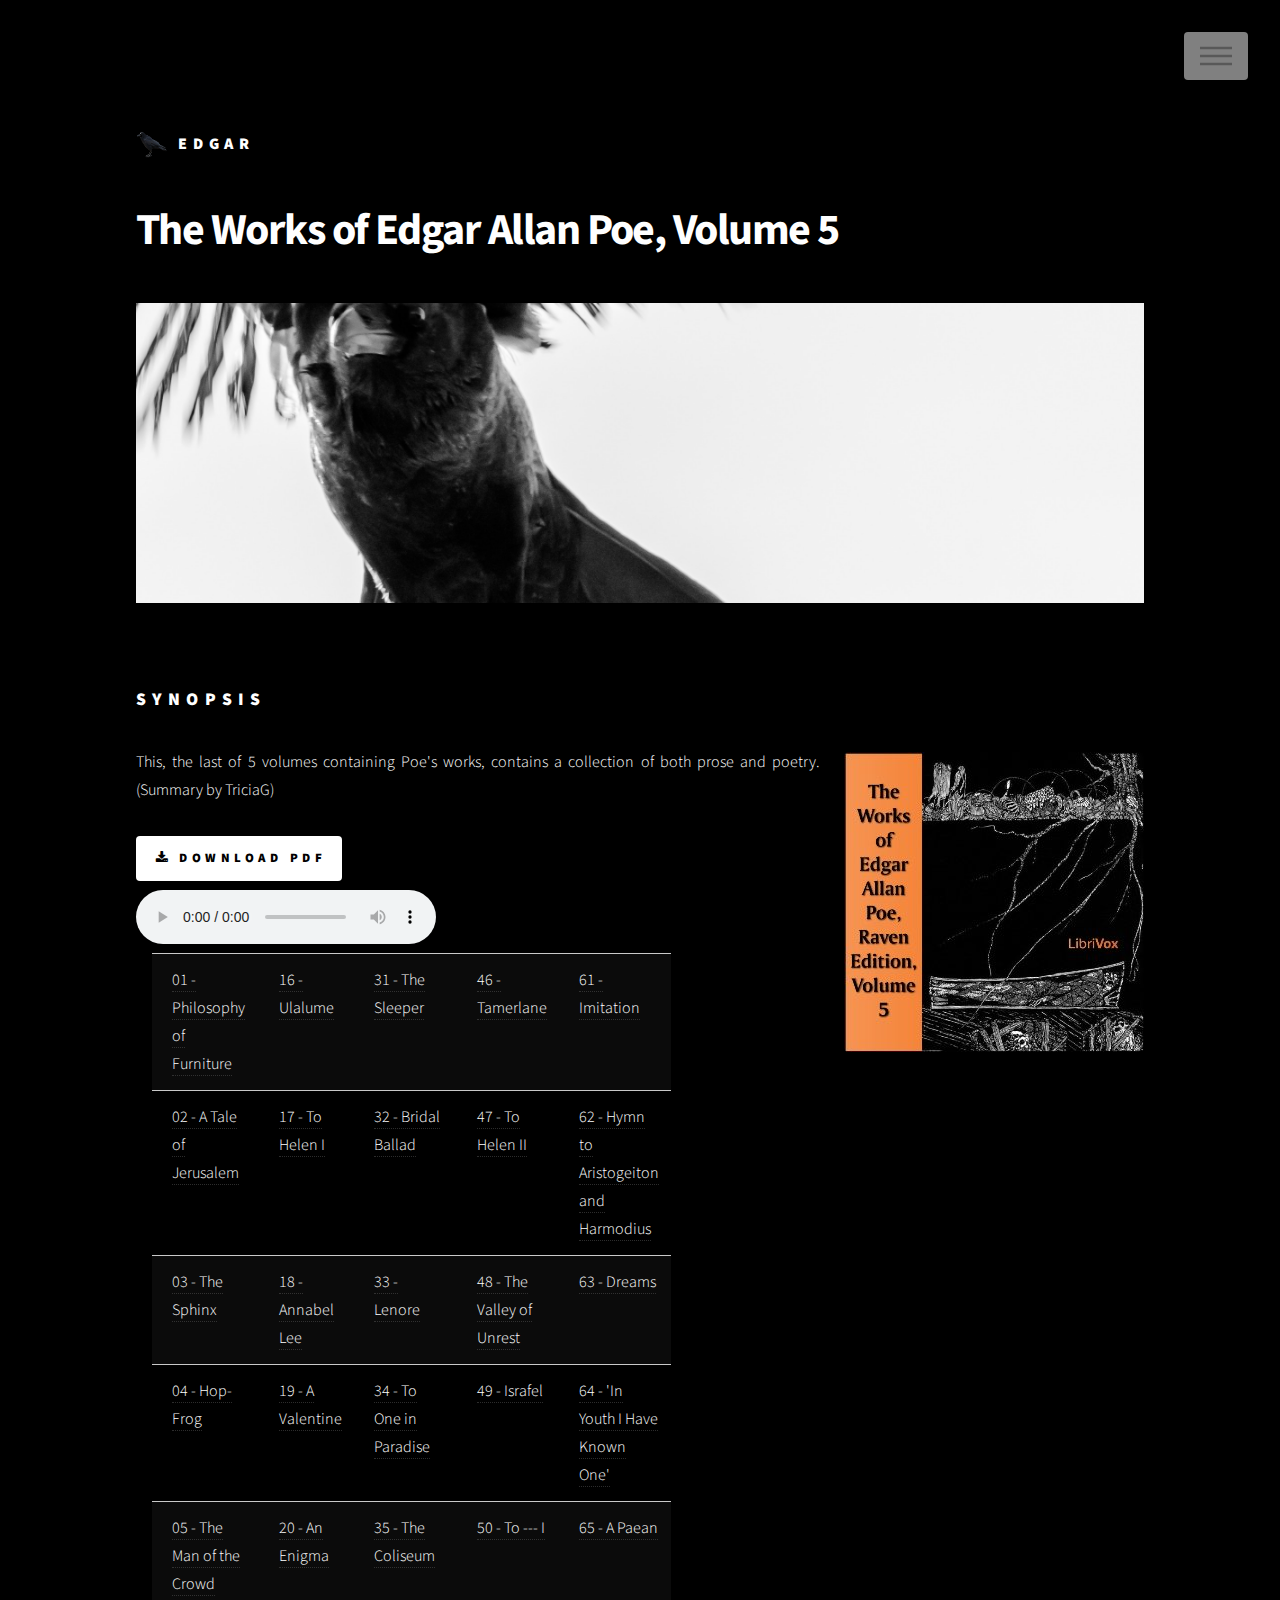
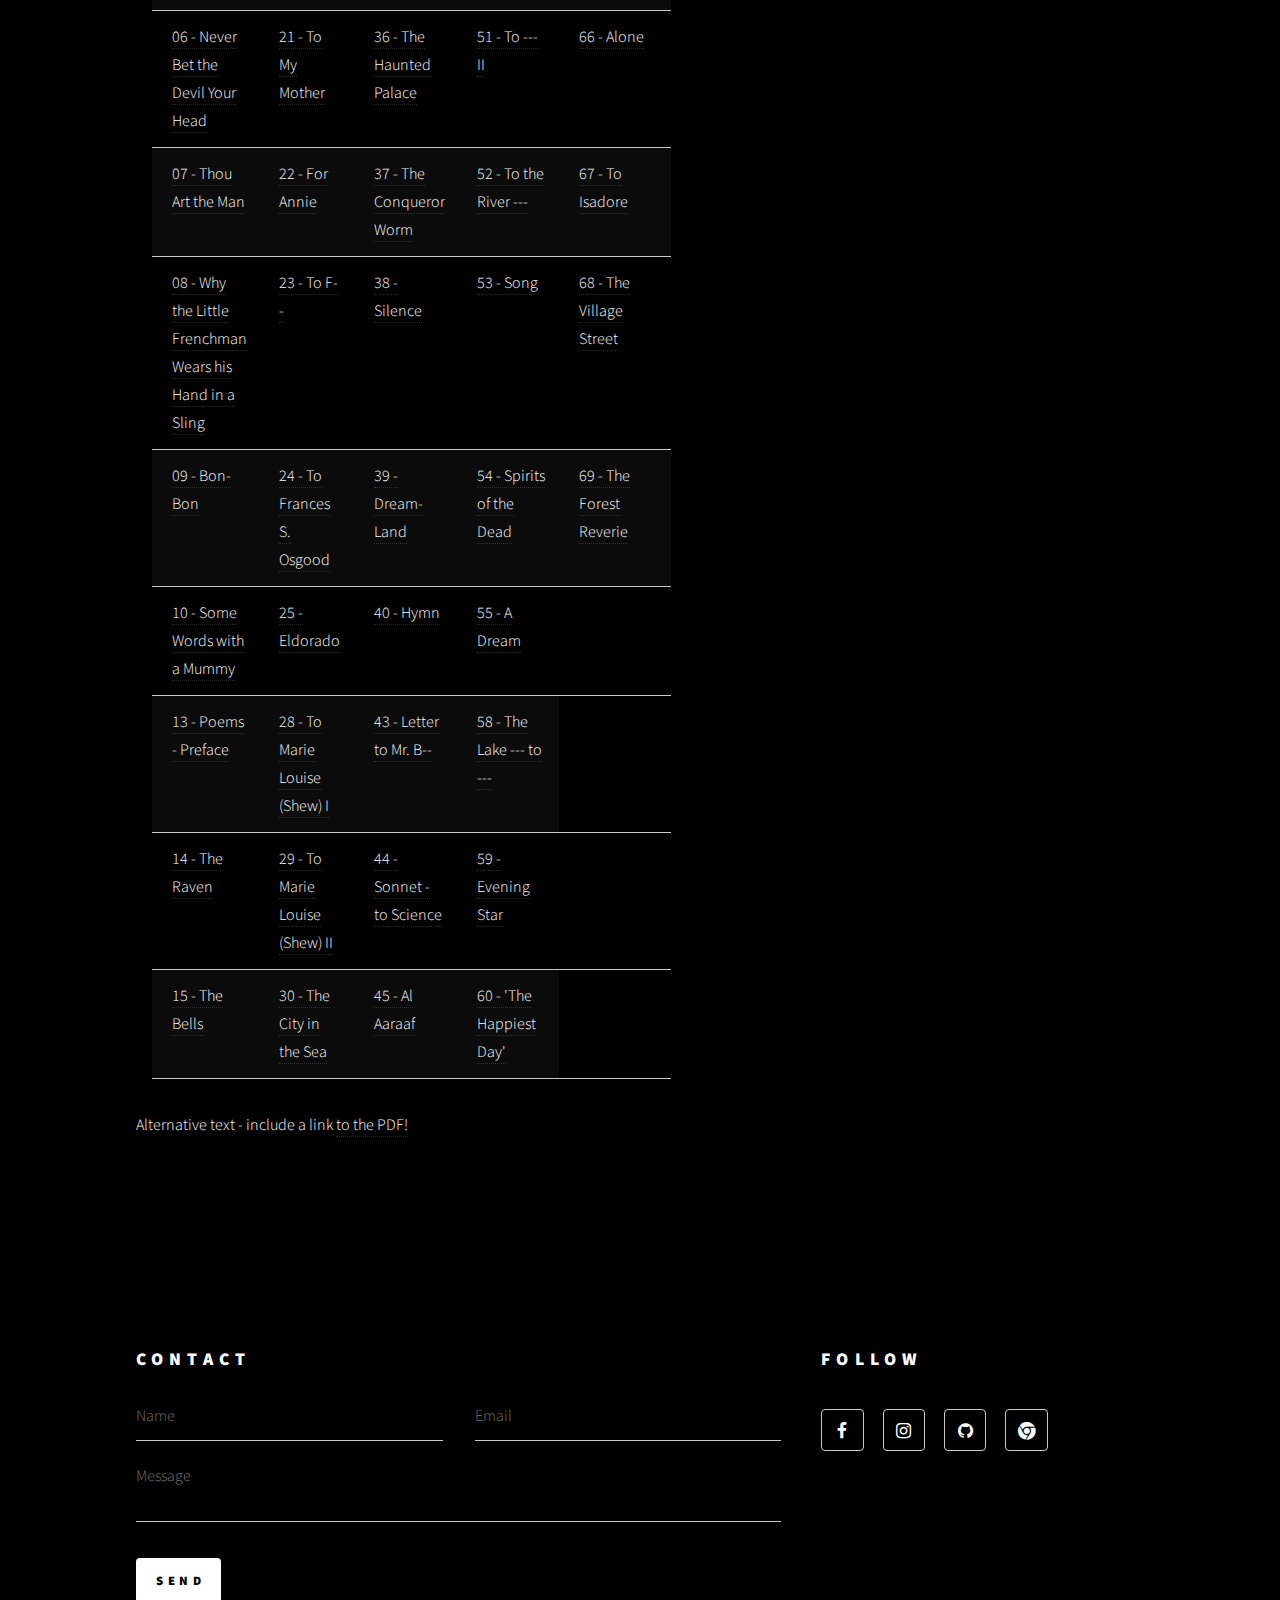
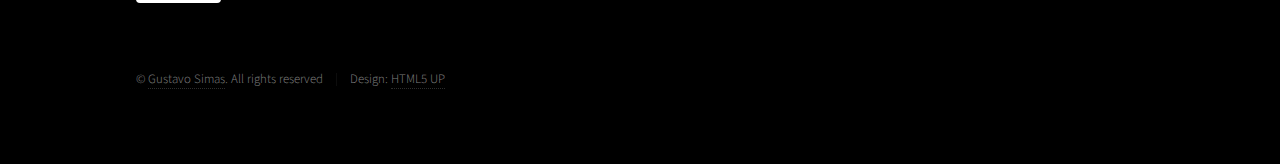
<file: Works5/works5.html>
<!DOCTYPE HTML>
<!--
	Phantom by HTML5 UP
	html5up.net | @ajlkn
	Free for personal and commercial use under the CCA 3.0 license (html5up.net/license)
-->
<html>
<head>
	<title>Edgar</title>

	<link rel="shortcut icon" href="../images/favicon.ico">


	<meta charset="utf-8" />
	<meta name="viewport" content="width=device-width, initial-scale=1" />
	<!--[if lte IE 8]><script src="assets/js/ie/html5shiv.js"></script><![endif]-->
	<link rel="stylesheet" href="../assets/css/main.css" />
	<!--[if lte IE 9]><link rel="stylesheet" href="assets/css/ie9.css" /><![endif]-->
	<!--[if lte IE 8]><link rel="stylesheet" href="assets/css/ie8.css" /><![endif]-->

	<style>
	#playlist{
		list-style: none;
	}
	#playlist li a{
		color:black;
		text-decoration: none;
	}
	#playlist .current-song a{
		color:blue;
	}
</style>


</head>
<body>
	<!-- Wrapper -->
	<div id="wrapper">

		<!-- Header -->
		<header id="header">
			<div class="inner">

				<!-- Logo -->
				<a href="../index.html" class="logo">
					<span class="symbol"><img src="../images/crow.png" alt="" /></span><span class="title">Edgar</span>
				</a>

				<!-- Nav -->
				<nav>
					<ul>
						<li><a href="#menu">Menu</a></li>
					</ul>
				</nav>

			</div>
		</header>

		<!-- Menu -->
		<nav id="menu">
			<h2>Menu</h2>
			<ul>
				<li><a href="../index.html">Home</a></li>
				<li><a href="../info.html">Info</a></li>
			</ul>
		</nav>

		<!-- Main -->
		<div id="main">
			<div class="inner">
				<h1>The Works of Edgar Allan Poe, Volume 5</h1>

				<style>
				.parallax { 
					/* The image used */
					background-image: url("works5.jpg");

					/* Set a specific height */
					height: 300px; 

					/* Create the parallax scrolling effect */
					background-attachment: fixed;
					background-position: center;
					background-repeat: no-repeat;
					background-size: cover;
				}
			</style>

			<!-- Container element -->
			<div class="parallax"></div>
			<br><br><br>

			<h2>Synopsis</h2>
			<p align="justify"><span class="image right"><a href="Works5.pdf" target="_blank"><img src="works5-cover.jpg" alt="" /></a></span>This, the last of 5 volumes containing Poe's works, contains a collection of both prose and poetry. (Summary by TriciaG) </p>


			<a href="Works5.pdf" target="_blank" class="button special icon fa-download">Download PDF</a>
			<br>
			<audio autostart="0" autoplay="false" type="audio/mpeg" src="" controls id="audioPlayer">
				Sorry, your browser doesn't support html5!
			</audio>
			<ul id="playlist">
				<li class="current-song"><a href=""></a></li>
				<table style="width:50%">

						<tr>
							<td><li><a href="http://www.archive.org/download/worksofpoe5_1311_librivox/worksofpoevol5_01_poe_128kb.mp3"><font color="white">01 - Philosophy of Furniture</font></a></li></td>
							<td><li><a href="http://www.archive.org/download/worksofpoe5_1311_librivox/worksofpoevol5_16_poe_128kb.mp3"><font color="white">16 - Ulalume</font></a></li></td>
							<td><li><a href="http://www.archive.org/download/worksofpoe5_1311_librivox/worksofpoevol5_31_poe_128kb.mp3"><font color="white">31 - The Sleeper</font></a></li></td>
							<td><li><a href="http://www.archive.org/download/worksofpoe5_1311_librivox/worksofpoevol5_46_poe_128kb.mp3"><font color="white">46 - Tamerlane	</font></a></li></td>
							<td><li><a href="http://www.archive.org/download/worksofpoe5_1311_librivox/worksofpoevol5_61_poe_128kb.mp3"><font color="white">61 - Imitation</font></a></li></td>
						</tr>
						<tr>
							<td><li><a href="http://www.archive.org/download/worksofpoe5_1311_librivox/worksofpoevol5_02_poe_128kb.mp3"><font color="white">02 - A Tale of Jerusalem</font></a></li></td>
							<td><li><a href="http://www.archive.org/download/worksofpoe5_1311_librivox/worksofpoevol5_17_poe_128kb.mp3"><font color="white">17 - To Helen I</font></a></li></td>
							<td><li><a href="http://www.archive.org/download/worksofpoe5_1311_librivox/worksofpoevol5_32_poe_128kb.mp3"><font color="white">32 - Bridal Ballad</font></a></li></td>
							<td><li><a href="http://www.archive.org/download/worksofpoe5_1311_librivox/worksofpoevol5_47_poe_128kb.mp3"><font color="white">47 - To Helen II</font></a></li></td>
							<td><li><a href="http://www.archive.org/download/worksofpoe5_1311_librivox/worksofpoevol5_62_poe_128kb.mp3"><font color="white">62 - Hymn to Aristogeiton and Harmodius</font></a></li></td>
						</tr>
						<tr>
							<td><li><a href="http://www.archive.org/download/worksofpoe5_1311_librivox/worksofpoevol5_03_poe_128kb.mp3"><font color="white">03 - The Sphinx</font></a></li></td>
							<td><li><a href="http://www.archive.org/download/worksofpoe5_1311_librivox/worksofpoevol5_18_poe_128kb.mp3"><font color="white">18 - Annabel Lee</font></a></li></td>
							<td><li><a href="http://www.archive.org/download/worksofpoe5_1311_librivox/worksofpoevol5_33_poe_128kb.mp3"><font color="white">33 - Lenore</font></a></li></td>
							<td><li><a href="http://www.archive.org/download/worksofpoe5_1311_librivox/worksofpoevol5_48_poe_128kb.mp3"><font color="white">48 - The Valley of Unrest</font></a></li></td>
							<td><li><a href="http://www.archive.org/download/worksofpoe5_1311_librivox/worksofpoevol5_63_poe_128kb.mp3"><font color="white">63 - Dreams</font></a></li></td>
						</tr>
						<tr>
							<td><li><a href="http://www.archive.org/download/worksofpoe5_1311_librivox/worksofpoevol5_04_poe_128kb.mp3"><font color="white">04 - Hop-Frog</font></a></li></td>
							<td><li><a href="http://www.archive.org/download/worksofpoe5_1311_librivox/worksofpoevol5_19_poe_128kb.mp3"><font color="white">19 - A Valentine</font></a></li></td>
							<td><li><a href="http://www.archive.org/download/worksofpoe5_1311_librivox/worksofpoevol5_34_poe_128kb.mp3"><font color="white">34 - To One in Paradise</font></a></li></td>
							<td><li><a href="http://www.archive.org/download/worksofpoe5_1311_librivox/worksofpoevol5_49_poe_128kb.mp3"><font color="white">49 - Israfel</font></a></li></td>
							<td><li><a href="http://www.archive.org/download/worksofpoe5_1311_librivox/worksofpoevol5_64_poe_128kb.mp3"><font color="white">64 - 'In Youth I Have Known One'</font></a></li></td>
						</tr>
						<tr>
							<td><li><a href="http://www.archive.org/download/worksofpoe5_1311_librivox/worksofpoevol5_05_poe_128kb.mp3"><font color="white">05 - The Man of the Crowd</font></a></li></td>
							<td><li><a href="http://www.archive.org/download/worksofpoe5_1311_librivox/worksofpoevol5_20_poe_128kb.mp3"><font color="white">20 - An Enigma</font></a></li></td>
							<td><li><a href="http://www.archive.org/download/worksofpoe5_1311_librivox/worksofpoevol5_35_poe_128kb.mp3"><font color="white">35 - The Coliseum</font></a></li></td>
							<td><li><a href="http://www.archive.org/download/worksofpoe5_1311_librivox/worksofpoevol5_50_poe_128kb.mp3"><font color="white">50 - To --- I</font></a></li></td>
							<td><li><a href="http://www.archive.org/download/worksofpoe5_1311_librivox/worksofpoevol5_65_poe_128kb.mp3"><font color="white">65 - A Paean</font></a></li></td>
						</tr>	
						<tr>
							<td><li><a href="http://www.archive.org/download/worksofpoe5_1311_librivox/worksofpoevol5_06_poe_128kb.mp3"><font color="white">06 - Never Bet the Devil Your Head</font></a></li></td>
							<td><li><a href="http://www.archive.org/download/worksofpoe5_1311_librivox/worksofpoevol5_21_poe_128kb.mp3"><font color="white">21 - To My Mother</font></a></li></td>
							<td><li><a href="http://www.archive.org/download/worksofpoe5_1311_librivox/worksofpoevol5_36_poe_128kb.mp3"><font color="white">36 - The Haunted Palace</font></a></li></td>
							<td><li><a href="http://www.archive.org/download/worksofpoe5_1311_librivox/worksofpoevol5_51_poe_128kb.mp3"><font color="white">51 - To --- II</font></a></li></td>
							<td><li><a href="http://www.archive.org/download/worksofpoe5_1311_librivox/worksofpoevol5_66_poe_128kb.mp3"><font color="white">66 - Alone</font></a></li></td>
						</tr>	
						<tr>
							<td><li><a href="http://www.archive.org/download/worksofpoe5_1311_librivox/worksofpoevol5_07_poe_128kb.mp3"><font color="white">07 - Thou Art the Man</font></a></li></td>
							<td><li><a href="http://www.archive.org/download/worksofpoe5_1311_librivox/worksofpoevol5_22_poe_128kb.mp3"><font color="white">22 - For Annie</font></a></li></td>
							<td><li><a href="http://www.archive.org/download/worksofpoe5_1311_librivox/worksofpoevol5_37_poe_128kb.mp3"><font color="white">37 - The Conqueror Worm</font></a></li></td>
							<td><li><a href="http://www.archive.org/download/worksofpoe5_1311_librivox/worksofpoevol5_52_poe_128kb.mp3"><font color="white">52 - To the River ---</font></a></li></td>
							<td><li><a href="http://www.archive.org/download/worksofpoe5_1311_librivox/worksofpoevol5_67_poe_128kb.mp3"><font color="white">67 - To Isadore</font></a></li></td>
						</tr>	
						<tr>
							<td><li><a href="http://www.archive.org/download/worksofpoe5_1311_librivox/worksofpoevol5_08_poe_128kb.mp3"><font color="white">08 - Why the Little Frenchman Wears his Hand in a Sling</font></a></li></td>
							<td><li><a href="http://www.archive.org/download/worksofpoe5_1311_librivox/worksofpoevol5_23_poe_128kb.mp3"><font color="white">23 - To F--</font></a></li></td>
							<td><li><a href="http://www.archive.org/download/worksofpoe5_1311_librivox/worksofpoevol5_38_poe_128kb.mp3"><font color="white">38 - Silence</font></a></li></td>
							<td><li><a href="http://www.archive.org/download/worksofpoe5_1311_librivox/worksofpoevol5_53_poe_128kb.mp3"><font color="white">53 - Song</font></a></li></td>
							<td><li><a href="http://www.archive.org/download/worksofpoe5_1311_librivox/worksofpoevol5_68_poe_128kb.mp3"><font color="white">68 - The Village Street</font></a></li></td>
						</tr>	
						<tr>
							<td><li><a href="http://www.archive.org/download/worksofpoe5_1311_librivox/worksofpoevol5_09_poe_128kb.mp3"><font color="white">09 - Bon-Bon</font></a></li></td>
							<td><li><a href="http://www.archive.org/download/worksofpoe5_1311_librivox/worksofpoevol5_24_poe_128kb.mp3"><font color="white">24 - To Frances S. Osgood</font></a></li></td>
							<td><li><a href="http://www.archive.org/download/worksofpoe5_1311_librivox/worksofpoevol5_39_poe_128kb.mp3"><font color="white">39 - Dream-Land</font></a></li></td>
							<td><li><a href="http://www.archive.org/download/worksofpoe5_1311_librivox/worksofpoevol5_54_poe_128kb.mp3"><font color="white">54 - Spirits of the Dead</font></a></li></td>
							<td><li><a href="http://www.archive.org/download/worksofpoe5_1311_librivox/worksofpoevol5_69_poe_128kb.mp3"><font color="white">69 - The Forest Reverie</font></a></li></td>
						</tr>	
						<tr>
							<td><li><a href="http://www.archive.org/download/worksofpoe5_1311_librivox/worksofpoevol5_10_poe_128kb.mp3"><font color="white">10 - Some Words with a Mummy</font></a></li></td>
							<td><li><a href="http://www.archive.org/download/worksofpoe5_1311_librivox/worksofpoevol5_25_poe_128kb.mp3"><font color="white">25 - Eldorado</font></a></li></td>
							<td><li><a href="http://www.archive.org/download/worksofpoe5_1311_librivox/worksofpoevol5_40_poe_128kb.mp3"><font color="white">40 - Hymn</font></a></li></td>
							<td><li><a href="http://www.archive.org/download/worksofpoe5_1311_librivox/worksofpoevol5_55_poe_128kb.mp3"><font color="white">55 - A Dream</font></a></li></td>
						</tr>	
						<tr>
							<td><li><a href="http://www.archive.org/download/worksofpoe5_1311_librivox/worksofpoevol5_13_poe_128kb.mp3"><font color="white">13 - Poems - Preface</font></a></li></td>
							<td><li><a href="http://www.archive.org/download/worksofpoe5_1311_librivox/worksofpoevol5_28_poe_128kb.mp3"><font color="white">28 - To Marie Louise (Shew) I</font></a></li></td>
							<td><li><a href="http://www.archive.org/download/worksofpoe5_1311_librivox/worksofpoevol5_43_poe_128kb.mp3"><font color="white">43 - Letter to Mr. B--	</font></a></li></td>
							<td><li><a href="http://www.archive.org/download/worksofpoe5_1311_librivox/worksofpoevol5_58_poe_128kb.mp3"><font color="white">58 - The Lake --- to ---</font></a></li></td>
						</tr>	
						<tr>
							<td><li><a href="http://www.archive.org/download/worksofpoe5_1311_librivox/worksofpoevol5_14_poe_128kb.mp3"><font color="white">14 - The Raven</font></a></li></td>
							<td><li><a href="http://www.archive.org/download/worksofpoe5_1311_librivox/worksofpoevol5_29_poe_128kb.mp3"><font color="white">29 - To Marie Louise (Shew) II</font></a></li></td>
							<td><li><a href="http://www.archive.org/download/worksofpoe5_1311_librivox/worksofpoevol5_44_poe_128kb.mp3"><font color="white">44 - Sonnet - to Science</font></a></li></td>
							<td><li><a href="http://www.archive.org/download/worksofpoe5_1311_librivox/worksofpoevol5_59_poe_128kb.mp3"><font color="white">59 - Evening Star</font></a></li></td>
						</tr>	
						<tr>
							<td><li><a href="http://www.archive.org/download/worksofpoe5_1311_librivox/worksofpoevol5_15_poe_128kb.mp3"><font color="white">15 - The Bells</font></a></li></td>
							<td><li><a href="http://www.archive.org/download/worksofpoe5_1311_librivox/worksofpoevol5_30_poe_128kb.mp3"><font color="white">30 - The City in the Sea</font></a></li></td>
							<td><li><a href="http://www.archive.org/download/worksofpoe5_1311_librivox/worksofpoevol5_45_poe_128kb.mp3"><font color="white">45 - Al Aaraaf</font></a></li></td>
							<td><li><a href="http://www.archive.org/download/worksofpoe5_1311_librivox/worksofpoevol5_60_poe_128kb.mp3"><font color="white">60 - 'The Happiest Day'</font></a></li></td>
						</tr>						
					</table>
			</ul>
			<script src="https://code.jquery.com/jquery-2.2.0.js"></script>
			<script src="../assets/audioPlayer.js"></script>
			<script>
				        // loads the audio player
				        audioPlayer();
				    </script>

				    <object data="Works5.pdf" type="application/pdf" width="100%" height="900px">
				    	<p>Alternative text - include a link <a href="Works5.pdf">to the PDF!</a></p>
				    </object>

				</div>
			</div>

			<!-- Footer -->
			<footer id="footer">
				<div class="inner">
					<section>
						<h2>Contact</h2>
						<form action="https://formspree.io/gustavosimassilva@gmail.com" method="POST">
							<div class="field half first">
								<input type="text" name="Name" id="name" placeholder="Name" />
							</div>
							<div class="field half">
								<input type="email" name="Email" id="email" name="_replyto" placeholder="Email" />
							</div>
							<div class="field">
								<textarea name="Message" id="message" placeholder="Message"></textarea>
							</div>
							<ul class="actions">
								<li><input type="submit" value="Send" class="special" /></li>
							</ul>
						</form>
					</section>
					<section>
						<h2>Follow</h2>
						<ul class="icons">
							<li><a href="http://facebook.com/simasgs" target="_blank" class="icon style2 fa-facebook"><span class="label">Facebook</span></a></li>
							<li><a href="https:/instagram.com/tudoemsimas" target="_blank" class="icon style2 fa-instagram"><span class="label">Instagram</span></a></li>
							<li><a href="https://github.com/GSimas" target="_blank" class="icon style2 fa-github"><span class="label">GitHub</span></a></li>
							<li><a href="http://www.gsimas.github.io/" target="_blank" class="icon style2 fa-chrome"><span class="label">Phone</span></a></li>
						</ul>
					</section>
					<ul class="copyright">
						<li>&copy; <a target="_blank" href="http://gsimas.github.io">Gustavo Simas</a>. All rights reserved</li><li>Design: <a href="http://html5up.net">HTML5 UP</a></li>
					</ul>
				</div>
			</footer>

		</div>

		<!-- Scripts -->
		<script src="../assets/js/jquery.min.js"></script>
		<script src="../assets/js/skel.min.js"></script>
		<script src="../assets/js/util.js"></script>
		<!--[if lte IE 8]><script src="assets/js/ie/respond.min.js"></script><![endif]-->
		<script src="../assets/js/main.js"></script>

	</body>
	</html>
</file>
<file: assets/css/ie9.css>
/*
	Phantom by HTML5 UP
	html5up.net | @ajlkn
	Free for personal and commercial use under the CCA 3.0 license (html5up.net/license)
*/

/* Tiles */

	.tiles:after {
		content: '';
		display: block;
		clear: both;
	}

	.tiles article {
		float: left;
	}

		.tiles article > a {
			padding-top: 50%;
			margin-top: -1.75em;
		}

		body:not(.is-touch) .tiles article:hover > .image {
			-moz-transform: none;
			-webkit-transform: none;
			-ms-transform: none;
			transform: none;
		}

/* Footer */

	#footer > .inner section {
		float: left;
	}

	#footer > .inner .copyright {
		clear: both;
		padding-top: 4em;
	}
</file>
<file: assets/css/ie8.css>
/*
	Phantom by HTML5 UP
	html5up.net | @ajlkn
	Free for personal and commercial use under the CCA 3.0 license (html5up.net/license)
*/

/* Form */

	form .field {
		float: none !important;
		width: 100% !important;
		padding-left: 0 !important;
	}

/* Button */

	input[type="submit"],
	input[type="reset"],
	input[type="button"],
	button,
	.button {
		border: solid 2px #585858 !important;
	}

		input[type="submit"]:hover,
		input[type="reset"]:hover,
		input[type="button"]:hover,
		button:hover,
		.button:hover {
			border-color: #f2849e !important;
		}

		input[type="submit"].special,
		input[type="reset"].special,
		input[type="button"].special,
		button.special,
		.button.special {
			border: none !important;
		}

/* Tiles */

	.tiles article > .image:before, .tiles article > .image:after {
		display: none;
	}

/* Header */

	#header .logo .symbol {
		display: none;
	}

	#header nav ul li a[href="#menu"] {
		text-indent: 0;
		width: auto;
		font-size: 0.8em;
	}

		#header nav ul li a[href="#menu"]:before, #header nav ul li a[href="#menu"]:after {
			display: none;
		}

/* Footer */

	#footer > .inner section {
		width: 50%;
		margin-left: 3em;
	}

		#footer > .inner section:first-child {
			margin-left: 0;
			width: 40%;
		}
</file>
<file: assets/css/main.css>
@import url(font-awesome.min.css);
@import url("https://fonts.googleapis.com/css?family=Source+Sans+Pro:300,700,900");

/*
	Phantom by HTML5 UP
	html5up.net | @ajlkn
	Free for personal and commercial use under the CCA 3.0 license (html5up.net/license)
*/

/* Reset */

	html, body, div, span, applet, object, iframe, h1, h2, h3, h4, h5, h6, p, blockquote, pre, a, abbr, acronym, address, big, cite, code, del, dfn, em, img, ins, kbd, q, s, samp, small, strike, strong, sub, sup, tt, var, b, u, i, center, dl, dt, dd, ol, ul, li, fieldset, form, label, legend, table, caption, tbody, tfoot, thead, tr, th, td, article, aside, canvas, details, embed, figure, figcaption, footer, header, hgroup, menu, nav, output, ruby, section, summary, time, mark, audio, video {
		margin: 0;
		padding: 0;
		border: 0;
		font-size: 100%;
		font: inherit;
		vertical-align: baseline;
	}

	article, aside, details, figcaption, figure, footer, header, hgroup, menu, nav, section {
		display: block;
	}

	body {
		line-height: 1;
	}

	ol, ul {
		list-style: none;
	}

	blockquote, q {
		quotes: none;
	}

	blockquote:before, blockquote:after, q:before, q:after {
		content: '';
		content: none;
	}

	table {
		border-collapse: collapse;
		border-spacing: 0;
	}

	body {
		-webkit-text-size-adjust: none;
	}

/* Box Model */

	*, *:before, *:after {
		-moz-box-sizing: border-box;
		-webkit-box-sizing: border-box;
		box-sizing: border-box;
	}

/* Grid */

	.row {
		border-bottom: solid 1px transparent;
		-moz-box-sizing: border-box;
		-webkit-box-sizing: border-box;
		box-sizing: border-box;
	}

	.row > * {
		float: left;
		-moz-box-sizing: border-box;
		-webkit-box-sizing: border-box;
		box-sizing: border-box;
	}

	.row:after, .row:before {
		content: '';
		display: block;
		clear: both;
		height: 0;
	}

	.row.uniform > * > :first-child {
		margin-top: 0;
	}

	.row.uniform > * > :last-child {
		margin-bottom: 0;
	}

	.row.\30 \25 > * {
		padding: 0 0 0 0em;
	}

	.row.\30 \25 {
		margin: 0 0 -1px 0em;
	}

	.row.uniform.\30 \25 > * {
		padding: 0em 0 0 0em;
	}

	.row.uniform.\30 \25 {
		margin: 0em 0 -1px 0em;
	}

	.row > * {
		padding: 0 0 0 2em;
	}

	.row {
		margin: 0 0 -1px -2em;
	}

	.row.uniform > * {
		padding: 2em 0 0 2em;
	}

	.row.uniform {
		margin: -2em 0 -1px -2em;
	}

	.row.\32 00\25 > * {
		padding: 0 0 0 4em;
	}

	.row.\32 00\25 {
		margin: 0 0 -1px -4em;
	}

	.row.uniform.\32 00\25 > * {
		padding: 4em 0 0 4em;
	}

	.row.uniform.\32 00\25 {
		margin: -4em 0 -1px -4em;
	}

	.row.\31 50\25 > * {
		padding: 0 0 0 3em;
	}

	.row.\31 50\25 {
		margin: 0 0 -1px -3em;
	}

	.row.uniform.\31 50\25 > * {
		padding: 3em 0 0 3em;
	}

	.row.uniform.\31 50\25 {
		margin: -3em 0 -1px -3em;
	}

	.row.\35 0\25 > * {
		padding: 0 0 0 1em;
	}

	.row.\35 0\25 {
		margin: 0 0 -1px -1em;
	}

	.row.uniform.\35 0\25 > * {
		padding: 1em 0 0 1em;
	}

	.row.uniform.\35 0\25 {
		margin: -1em 0 -1px -1em;
	}

	.row.\32 5\25 > * {
		padding: 0 0 0 0.5em;
	}

	.row.\32 5\25 {
		margin: 0 0 -1px -0.5em;
	}

	.row.uniform.\32 5\25 > * {
		padding: 0.5em 0 0 0.5em;
	}

	.row.uniform.\32 5\25 {
		margin: -0.5em 0 -1px -0.5em;
	}

	.\31 2u, .\31 2u\24 {
		width: 100%;
		clear: none;
		margin-left: 0;
	}

	.\31 1u, .\31 1u\24 {
		width: 91.6666666667%;
		clear: none;
		margin-left: 0;
	}

	.\31 0u, .\31 0u\24 {
		width: 83.3333333333%;
		clear: none;
		margin-left: 0;
	}

	.\39 u, .\39 u\24 {
		width: 75%;
		clear: none;
		margin-left: 0;
	}

	.\38 u, .\38 u\24 {
		width: 66.6666666667%;
		clear: none;
		margin-left: 0;
	}

	.\37 u, .\37 u\24 {
		width: 58.3333333333%;
		clear: none;
		margin-left: 0;
	}

	.\36 u, .\36 u\24 {
		width: 50%;
		clear: none;
		margin-left: 0;
	}

	.\35 u, .\35 u\24 {
		width: 41.6666666667%;
		clear: none;
		margin-left: 0;
	}

	.\34 u, .\34 u\24 {
		width: 33.3333333333%;
		clear: none;
		margin-left: 0;
	}

	.\33 u, .\33 u\24 {
		width: 25%;
		clear: none;
		margin-left: 0;
	}

	.\32 u, .\32 u\24 {
		width: 16.6666666667%;
		clear: none;
		margin-left: 0;
	}

	.\31 u, .\31 u\24 {
		width: 8.3333333333%;
		clear: none;
		margin-left: 0;
	}

	.\31 2u\24 + *,
	.\31 1u\24 + *,
	.\31 0u\24 + *,
	.\39 u\24 + *,
	.\38 u\24 + *,
	.\37 u\24 + *,
	.\36 u\24 + *,
	.\35 u\24 + *,
	.\34 u\24 + *,
	.\33 u\24 + *,
	.\32 u\24 + *,
	.\31 u\24 + * {
		clear: left;
	}

	.\-11u {
		margin-left: 91.66667%;
	}

	.\-10u {
		margin-left: 83.33333%;
	}

	.\-9u {
		margin-left: 75%;
	}

	.\-8u {
		margin-left: 66.66667%;
	}

	.\-7u {
		margin-left: 58.33333%;
	}

	.\-6u {
		margin-left: 50%;
	}

	.\-5u {
		margin-left: 41.66667%;
	}

	.\-4u {
		margin-left: 33.33333%;
	}

	.\-3u {
		margin-left: 25%;
	}

	.\-2u {
		margin-left: 16.66667%;
	}

	.\-1u {
		margin-left: 8.33333%;
	}

	@media screen and (max-width: 1680px) {

		.row > * {
			padding: 0 0 0 2em;
		}

		.row {
			margin: 0 0 -1px -2em;
		}

		.row.uniform > * {
			padding: 2em 0 0 2em;
		}

		.row.uniform {
			margin: -2em 0 -1px -2em;
		}

		.row.\32 00\25 > * {
			padding: 0 0 0 4em;
		}

		.row.\32 00\25 {
			margin: 0 0 -1px -4em;
		}

		.row.uniform.\32 00\25 > * {
			padding: 4em 0 0 4em;
		}

		.row.uniform.\32 00\25 {
			margin: -4em 0 -1px -4em;
		}

		.row.\31 50\25 > * {
			padding: 0 0 0 3em;
		}

		.row.\31 50\25 {
			margin: 0 0 -1px -3em;
		}

		.row.uniform.\31 50\25 > * {
			padding: 3em 0 0 3em;
		}

		.row.uniform.\31 50\25 {
			margin: -3em 0 -1px -3em;
		}

		.row.\35 0\25 > * {
			padding: 0 0 0 1em;
		}

		.row.\35 0\25 {
			margin: 0 0 -1px -1em;
		}

		.row.uniform.\35 0\25 > * {
			padding: 1em 0 0 1em;
		}

		.row.uniform.\35 0\25 {
			margin: -1em 0 -1px -1em;
		}

		.row.\32 5\25 > * {
			padding: 0 0 0 0.5em;
		}

		.row.\32 5\25 {
			margin: 0 0 -1px -0.5em;
		}

		.row.uniform.\32 5\25 > * {
			padding: 0.5em 0 0 0.5em;
		}

		.row.uniform.\32 5\25 {
			margin: -0.5em 0 -1px -0.5em;
		}

		.\31 2u\28xlarge\29, .\31 2u\24\28xlarge\29 {
			width: 100%;
			clear: none;
			margin-left: 0;
		}

		.\31 1u\28xlarge\29, .\31 1u\24\28xlarge\29 {
			width: 91.6666666667%;
			clear: none;
			margin-left: 0;
		}

		.\31 0u\28xlarge\29, .\31 0u\24\28xlarge\29 {
			width: 83.3333333333%;
			clear: none;
			margin-left: 0;
		}

		.\39 u\28xlarge\29, .\39 u\24\28xlarge\29 {
			width: 75%;
			clear: none;
			margin-left: 0;
		}

		.\38 u\28xlarge\29, .\38 u\24\28xlarge\29 {
			width: 66.6666666667%;
			clear: none;
			margin-left: 0;
		}

		.\37 u\28xlarge\29, .\37 u\24\28xlarge\29 {
			width: 58.3333333333%;
			clear: none;
			margin-left: 0;
		}

		.\36 u\28xlarge\29, .\36 u\24\28xlarge\29 {
			width: 50%;
			clear: none;
			margin-left: 0;
		}

		.\35 u\28xlarge\29, .\35 u\24\28xlarge\29 {
			width: 41.6666666667%;
			clear: none;
			margin-left: 0;
		}

		.\34 u\28xlarge\29, .\34 u\24\28xlarge\29 {
			width: 33.3333333333%;
			clear: none;
			margin-left: 0;
		}

		.\33 u\28xlarge\29, .\33 u\24\28xlarge\29 {
			width: 25%;
			clear: none;
			margin-left: 0;
		}

		.\32 u\28xlarge\29, .\32 u\24\28xlarge\29 {
			width: 16.6666666667%;
			clear: none;
			margin-left: 0;
		}

		.\31 u\28xlarge\29, .\31 u\24\28xlarge\29 {
			width: 8.3333333333%;
			clear: none;
			margin-left: 0;
		}

		.\31 2u\24\28xlarge\29 + *,
		.\31 1u\24\28xlarge\29 + *,
		.\31 0u\24\28xlarge\29 + *,
		.\39 u\24\28xlarge\29 + *,
		.\38 u\24\28xlarge\29 + *,
		.\37 u\24\28xlarge\29 + *,
		.\36 u\24\28xlarge\29 + *,
		.\35 u\24\28xlarge\29 + *,
		.\34 u\24\28xlarge\29 + *,
		.\33 u\24\28xlarge\29 + *,
		.\32 u\24\28xlarge\29 + *,
		.\31 u\24\28xlarge\29 + * {
			clear: left;
		}

		.\-11u\28xlarge\29 {
			margin-left: 91.66667%;
		}

		.\-10u\28xlarge\29 {
			margin-left: 83.33333%;
		}

		.\-9u\28xlarge\29 {
			margin-left: 75%;
		}

		.\-8u\28xlarge\29 {
			margin-left: 66.66667%;
		}

		.\-7u\28xlarge\29 {
			margin-left: 58.33333%;
		}

		.\-6u\28xlarge\29 {
			margin-left: 50%;
		}

		.\-5u\28xlarge\29 {
			margin-left: 41.66667%;
		}

		.\-4u\28xlarge\29 {
			margin-left: 33.33333%;
		}

		.\-3u\28xlarge\29 {
			margin-left: 25%;
		}

		.\-2u\28xlarge\29 {
			margin-left: 16.66667%;
		}

		.\-1u\28xlarge\29 {
			margin-left: 8.33333%;
		}

	}

	@media screen and (max-width: 1280px) {

		.row > * {
			padding: 0 0 0 2em;
		}

		.row {
			margin: 0 0 -1px -2em;
		}

		.row.uniform > * {
			padding: 2em 0 0 2em;
		}

		.row.uniform {
			margin: -2em 0 -1px -2em;
		}

		.row.\32 00\25 > * {
			padding: 0 0 0 4em;
		}

		.row.\32 00\25 {
			margin: 0 0 -1px -4em;
		}

		.row.uniform.\32 00\25 > * {
			padding: 4em 0 0 4em;
		}

		.row.uniform.\32 00\25 {
			margin: -4em 0 -1px -4em;
		}

		.row.\31 50\25 > * {
			padding: 0 0 0 3em;
		}

		.row.\31 50\25 {
			margin: 0 0 -1px -3em;
		}

		.row.uniform.\31 50\25 > * {
			padding: 3em 0 0 3em;
		}

		.row.uniform.\31 50\25 {
			margin: -3em 0 -1px -3em;
		}

		.row.\35 0\25 > * {
			padding: 0 0 0 1em;
		}

		.row.\35 0\25 {
			margin: 0 0 -1px -1em;
		}

		.row.uniform.\35 0\25 > * {
			padding: 1em 0 0 1em;
		}

		.row.uniform.\35 0\25 {
			margin: -1em 0 -1px -1em;
		}

		.row.\32 5\25 > * {
			padding: 0 0 0 0.5em;
		}

		.row.\32 5\25 {
			margin: 0 0 -1px -0.5em;
		}

		.row.uniform.\32 5\25 > * {
			padding: 0.5em 0 0 0.5em;
		}

		.row.uniform.\32 5\25 {
			margin: -0.5em 0 -1px -0.5em;
		}

		.\31 2u\28large\29, .\31 2u\24\28large\29 {
			width: 100%;
			clear: none;
			margin-left: 0;
		}

		.\31 1u\28large\29, .\31 1u\24\28large\29 {
			width: 91.6666666667%;
			clear: none;
			margin-left: 0;
		}

		.\31 0u\28large\29, .\31 0u\24\28large\29 {
			width: 83.3333333333%;
			clear: none;
			margin-left: 0;
		}

		.\39 u\28large\29, .\39 u\24\28large\29 {
			width: 75%;
			clear: none;
			margin-left: 0;
		}

		.\38 u\28large\29, .\38 u\24\28large\29 {
			width: 66.6666666667%;
			clear: none;
			margin-left: 0;
		}

		.\37 u\28large\29, .\37 u\24\28large\29 {
			width: 58.3333333333%;
			clear: none;
			margin-left: 0;
		}

		.\36 u\28large\29, .\36 u\24\28large\29 {
			width: 50%;
			clear: none;
			margin-left: 0;
		}

		.\35 u\28large\29, .\35 u\24\28large\29 {
			width: 41.6666666667%;
			clear: none;
			margin-left: 0;
		}

		.\34 u\28large\29, .\34 u\24\28large\29 {
			width: 33.3333333333%;
			clear: none;
			margin-left: 0;
		}

		.\33 u\28large\29, .\33 u\24\28large\29 {
			width: 25%;
			clear: none;
			margin-left: 0;
		}

		.\32 u\28large\29, .\32 u\24\28large\29 {
			width: 16.6666666667%;
			clear: none;
			margin-left: 0;
		}

		.\31 u\28large\29, .\31 u\24\28large\29 {
			width: 8.3333333333%;
			clear: none;
			margin-left: 0;
		}

		.\31 2u\24\28large\29 + *,
		.\31 1u\24\28large\29 + *,
		.\31 0u\24\28large\29 + *,
		.\39 u\24\28large\29 + *,
		.\38 u\24\28large\29 + *,
		.\37 u\24\28large\29 + *,
		.\36 u\24\28large\29 + *,
		.\35 u\24\28large\29 + *,
		.\34 u\24\28large\29 + *,
		.\33 u\24\28large\29 + *,
		.\32 u\24\28large\29 + *,
		.\31 u\24\28large\29 + * {
			clear: left;
		}

		.\-11u\28large\29 {
			margin-left: 91.66667%;
		}

		.\-10u\28large\29 {
			margin-left: 83.33333%;
		}

		.\-9u\28large\29 {
			margin-left: 75%;
		}

		.\-8u\28large\29 {
			margin-left: 66.66667%;
		}

		.\-7u\28large\29 {
			margin-left: 58.33333%;
		}

		.\-6u\28large\29 {
			margin-left: 50%;
		}

		.\-5u\28large\29 {
			margin-left: 41.66667%;
		}

		.\-4u\28large\29 {
			margin-left: 33.33333%;
		}

		.\-3u\28large\29 {
			margin-left: 25%;
		}

		.\-2u\28large\29 {
			margin-left: 16.66667%;
		}

		.\-1u\28large\29 {
			margin-left: 8.33333%;
		}

	}

	@media screen and (max-width: 980px) {

		.row > * {
			padding: 0 0 0 1.5em;
		}

		.row {
			margin: 0 0 -1px -1.5em;
		}

		.row.uniform > * {
			padding: 1.5em 0 0 1.5em;
		}

		.row.uniform {
			margin: -1.5em 0 -1px -1.5em;
		}

		.row.\32 00\25 > * {
			padding: 0 0 0 3em;
		}

		.row.\32 00\25 {
			margin: 0 0 -1px -3em;
		}

		.row.uniform.\32 00\25 > * {
			padding: 3em 0 0 3em;
		}

		.row.uniform.\32 00\25 {
			margin: -3em 0 -1px -3em;
		}

		.row.\31 50\25 > * {
			padding: 0 0 0 2.25em;
		}

		.row.\31 50\25 {
			margin: 0 0 -1px -2.25em;
		}

		.row.uniform.\31 50\25 > * {
			padding: 2.25em 0 0 2.25em;
		}

		.row.uniform.\31 50\25 {
			margin: -2.25em 0 -1px -2.25em;
		}

		.row.\35 0\25 > * {
			padding: 0 0 0 0.75em;
		}

		.row.\35 0\25 {
			margin: 0 0 -1px -0.75em;
		}

		.row.uniform.\35 0\25 > * {
			padding: 0.75em 0 0 0.75em;
		}

		.row.uniform.\35 0\25 {
			margin: -0.75em 0 -1px -0.75em;
		}

		.row.\32 5\25 > * {
			padding: 0 0 0 0.375em;
		}

		.row.\32 5\25 {
			margin: 0 0 -1px -0.375em;
		}

		.row.uniform.\32 5\25 > * {
			padding: 0.375em 0 0 0.375em;
		}

		.row.uniform.\32 5\25 {
			margin: -0.375em 0 -1px -0.375em;
		}

		.\31 2u\28medium\29, .\31 2u\24\28medium\29 {
			width: 100%;
			clear: none;
			margin-left: 0;
		}

		.\31 1u\28medium\29, .\31 1u\24\28medium\29 {
			width: 91.6666666667%;
			clear: none;
			margin-left: 0;
		}

		.\31 0u\28medium\29, .\31 0u\24\28medium\29 {
			width: 83.3333333333%;
			clear: none;
			margin-left: 0;
		}

		.\39 u\28medium\29, .\39 u\24\28medium\29 {
			width: 75%;
			clear: none;
			margin-left: 0;
		}

		.\38 u\28medium\29, .\38 u\24\28medium\29 {
			width: 66.6666666667%;
			clear: none;
			margin-left: 0;
		}

		.\37 u\28medium\29, .\37 u\24\28medium\29 {
			width: 58.3333333333%;
			clear: none;
			margin-left: 0;
		}

		.\36 u\28medium\29, .\36 u\24\28medium\29 {
			width: 50%;
			clear: none;
			margin-left: 0;
		}

		.\35 u\28medium\29, .\35 u\24\28medium\29 {
			width: 41.6666666667%;
			clear: none;
			margin-left: 0;
		}

		.\34 u\28medium\29, .\34 u\24\28medium\29 {
			width: 33.3333333333%;
			clear: none;
			margin-left: 0;
		}

		.\33 u\28medium\29, .\33 u\24\28medium\29 {
			width: 25%;
			clear: none;
			margin-left: 0;
		}

		.\32 u\28medium\29, .\32 u\24\28medium\29 {
			width: 16.6666666667%;
			clear: none;
			margin-left: 0;
		}

		.\31 u\28medium\29, .\31 u\24\28medium\29 {
			width: 8.3333333333%;
			clear: none;
			margin-left: 0;
		}

		.\31 2u\24\28medium\29 + *,
		.\31 1u\24\28medium\29 + *,
		.\31 0u\24\28medium\29 + *,
		.\39 u\24\28medium\29 + *,
		.\38 u\24\28medium\29 + *,
		.\37 u\24\28medium\29 + *,
		.\36 u\24\28medium\29 + *,
		.\35 u\24\28medium\29 + *,
		.\34 u\24\28medium\29 + *,
		.\33 u\24\28medium\29 + *,
		.\32 u\24\28medium\29 + *,
		.\31 u\24\28medium\29 + * {
			clear: left;
		}

		.\-11u\28medium\29 {
			margin-left: 91.66667%;
		}

		.\-10u\28medium\29 {
			margin-left: 83.33333%;
		}

		.\-9u\28medium\29 {
			margin-left: 75%;
		}

		.\-8u\28medium\29 {
			margin-left: 66.66667%;
		}

		.\-7u\28medium\29 {
			margin-left: 58.33333%;
		}

		.\-6u\28medium\29 {
			margin-left: 50%;
		}

		.\-5u\28medium\29 {
			margin-left: 41.66667%;
		}

		.\-4u\28medium\29 {
			margin-left: 33.33333%;
		}

		.\-3u\28medium\29 {
			margin-left: 25%;
		}

		.\-2u\28medium\29 {
			margin-left: 16.66667%;
		}

		.\-1u\28medium\29 {
			margin-left: 8.33333%;
		}

	}

	@media screen and (max-width: 736px) {

		.row > * {
			padding: 0 0 0 1em;
		}

		.row {
			margin: 0 0 -1px -1em;
		}

		.row.uniform > * {
			padding: 1em 0 0 1em;
		}

		.row.uniform {
			margin: -1em 0 -1px -1em;
		}

		.row.\32 00\25 > * {
			padding: 0 0 0 2em;
		}

		.row.\32 00\25 {
			margin: 0 0 -1px -2em;
		}

		.row.uniform.\32 00\25 > * {
			padding: 2em 0 0 2em;
		}

		.row.uniform.\32 00\25 {
			margin: -2em 0 -1px -2em;
		}

		.row.\31 50\25 > * {
			padding: 0 0 0 1.5em;
		}

		.row.\31 50\25 {
			margin: 0 0 -1px -1.5em;
		}

		.row.uniform.\31 50\25 > * {
			padding: 1.5em 0 0 1.5em;
		}

		.row.uniform.\31 50\25 {
			margin: -1.5em 0 -1px -1.5em;
		}

		.row.\35 0\25 > * {
			padding: 0 0 0 0.5em;
		}

		.row.\35 0\25 {
			margin: 0 0 -1px -0.5em;
		}

		.row.uniform.\35 0\25 > * {
			padding: 0.5em 0 0 0.5em;
		}

		.row.uniform.\35 0\25 {
			margin: -0.5em 0 -1px -0.5em;
		}

		.row.\32 5\25 > * {
			padding: 0 0 0 0.25em;
		}

		.row.\32 5\25 {
			margin: 0 0 -1px -0.25em;
		}

		.row.uniform.\32 5\25 > * {
			padding: 0.25em 0 0 0.25em;
		}

		.row.uniform.\32 5\25 {
			margin: -0.25em 0 -1px -0.25em;
		}

		.\31 2u\28small\29, .\31 2u\24\28small\29 {
			width: 100%;
			clear: none;
			margin-left: 0;
		}

		.\31 1u\28small\29, .\31 1u\24\28small\29 {
			width: 91.6666666667%;
			clear: none;
			margin-left: 0;
		}

		.\31 0u\28small\29, .\31 0u\24\28small\29 {
			width: 83.3333333333%;
			clear: none;
			margin-left: 0;
		}

		.\39 u\28small\29, .\39 u\24\28small\29 {
			width: 75%;
			clear: none;
			margin-left: 0;
		}

		.\38 u\28small\29, .\38 u\24\28small\29 {
			width: 66.6666666667%;
			clear: none;
			margin-left: 0;
		}

		.\37 u\28small\29, .\37 u\24\28small\29 {
			width: 58.3333333333%;
			clear: none;
			margin-left: 0;
		}

		.\36 u\28small\29, .\36 u\24\28small\29 {
			width: 50%;
			clear: none;
			margin-left: 0;
		}

		.\35 u\28small\29, .\35 u\24\28small\29 {
			width: 41.6666666667%;
			clear: none;
			margin-left: 0;
		}

		.\34 u\28small\29, .\34 u\24\28small\29 {
			width: 33.3333333333%;
			clear: none;
			margin-left: 0;
		}

		.\33 u\28small\29, .\33 u\24\28small\29 {
			width: 25%;
			clear: none;
			margin-left: 0;
		}

		.\32 u\28small\29, .\32 u\24\28small\29 {
			width: 16.6666666667%;
			clear: none;
			margin-left: 0;
		}

		.\31 u\28small\29, .\31 u\24\28small\29 {
			width: 8.3333333333%;
			clear: none;
			margin-left: 0;
		}

		.\31 2u\24\28small\29 + *,
		.\31 1u\24\28small\29 + *,
		.\31 0u\24\28small\29 + *,
		.\39 u\24\28small\29 + *,
		.\38 u\24\28small\29 + *,
		.\37 u\24\28small\29 + *,
		.\36 u\24\28small\29 + *,
		.\35 u\24\28small\29 + *,
		.\34 u\24\28small\29 + *,
		.\33 u\24\28small\29 + *,
		.\32 u\24\28small\29 + *,
		.\31 u\24\28small\29 + * {
			clear: left;
		}

		.\-11u\28small\29 {
			margin-left: 91.66667%;
		}

		.\-10u\28small\29 {
			margin-left: 83.33333%;
		}

		.\-9u\28small\29 {
			margin-left: 75%;
		}

		.\-8u\28small\29 {
			margin-left: 66.66667%;
		}

		.\-7u\28small\29 {
			margin-left: 58.33333%;
		}

		.\-6u\28small\29 {
			margin-left: 50%;
		}

		.\-5u\28small\29 {
			margin-left: 41.66667%;
		}

		.\-4u\28small\29 {
			margin-left: 33.33333%;
		}

		.\-3u\28small\29 {
			margin-left: 25%;
		}

		.\-2u\28small\29 {
			margin-left: 16.66667%;
		}

		.\-1u\28small\29 {
			margin-left: 8.33333%;
		}

	}

	@media screen and (max-width: 480px) {

		.row > * {
			padding: 0 0 0 1em;
		}

		.row {
			margin: 0 0 -1px -1em;
		}

		.row.uniform > * {
			padding: 1em 0 0 1em;
		}

		.row.uniform {
			margin: -1em 0 -1px -1em;
		}

		.row.\32 00\25 > * {
			padding: 0 0 0 2em;
		}

		.row.\32 00\25 {
			margin: 0 0 -1px -2em;
		}

		.row.uniform.\32 00\25 > * {
			padding: 2em 0 0 2em;
		}

		.row.uniform.\32 00\25 {
			margin: -2em 0 -1px -2em;
		}

		.row.\31 50\25 > * {
			padding: 0 0 0 1.5em;
		}

		.row.\31 50\25 {
			margin: 0 0 -1px -1.5em;
		}

		.row.uniform.\31 50\25 > * {
			padding: 1.5em 0 0 1.5em;
		}

		.row.uniform.\31 50\25 {
			margin: -1.5em 0 -1px -1.5em;
		}

		.row.\35 0\25 > * {
			padding: 0 0 0 0.5em;
		}

		.row.\35 0\25 {
			margin: 0 0 -1px -0.5em;
		}

		.row.uniform.\35 0\25 > * {
			padding: 0.5em 0 0 0.5em;
		}

		.row.uniform.\35 0\25 {
			margin: -0.5em 0 -1px -0.5em;
		}

		.row.\32 5\25 > * {
			padding: 0 0 0 0.25em;
		}

		.row.\32 5\25 {
			margin: 0 0 -1px -0.25em;
		}

		.row.uniform.\32 5\25 > * {
			padding: 0.25em 0 0 0.25em;
		}

		.row.uniform.\32 5\25 {
			margin: -0.25em 0 -1px -0.25em;
		}

		.\31 2u\28xsmall\29, .\31 2u\24\28xsmall\29 {
			width: 100%;
			clear: none;
			margin-left: 0;
		}

		.\31 1u\28xsmall\29, .\31 1u\24\28xsmall\29 {
			width: 91.6666666667%;
			clear: none;
			margin-left: 0;
		}

		.\31 0u\28xsmall\29, .\31 0u\24\28xsmall\29 {
			width: 83.3333333333%;
			clear: none;
			margin-left: 0;
		}

		.\39 u\28xsmall\29, .\39 u\24\28xsmall\29 {
			width: 75%;
			clear: none;
			margin-left: 0;
		}

		.\38 u\28xsmall\29, .\38 u\24\28xsmall\29 {
			width: 66.6666666667%;
			clear: none;
			margin-left: 0;
		}

		.\37 u\28xsmall\29, .\37 u\24\28xsmall\29 {
			width: 58.3333333333%;
			clear: none;
			margin-left: 0;
		}

		.\36 u\28xsmall\29, .\36 u\24\28xsmall\29 {
			width: 50%;
			clear: none;
			margin-left: 0;
		}

		.\35 u\28xsmall\29, .\35 u\24\28xsmall\29 {
			width: 41.6666666667%;
			clear: none;
			margin-left: 0;
		}

		.\34 u\28xsmall\29, .\34 u\24\28xsmall\29 {
			width: 33.3333333333%;
			clear: none;
			margin-left: 0;
		}

		.\33 u\28xsmall\29, .\33 u\24\28xsmall\29 {
			width: 25%;
			clear: none;
			margin-left: 0;
		}

		.\32 u\28xsmall\29, .\32 u\24\28xsmall\29 {
			width: 16.6666666667%;
			clear: none;
			margin-left: 0;
		}

		.\31 u\28xsmall\29, .\31 u\24\28xsmall\29 {
			width: 8.3333333333%;
			clear: none;
			margin-left: 0;
		}

		.\31 2u\24\28xsmall\29 + *,
		.\31 1u\24\28xsmall\29 + *,
		.\31 0u\24\28xsmall\29 + *,
		.\39 u\24\28xsmall\29 + *,
		.\38 u\24\28xsmall\29 + *,
		.\37 u\24\28xsmall\29 + *,
		.\36 u\24\28xsmall\29 + *,
		.\35 u\24\28xsmall\29 + *,
		.\34 u\24\28xsmall\29 + *,
		.\33 u\24\28xsmall\29 + *,
		.\32 u\24\28xsmall\29 + *,
		.\31 u\24\28xsmall\29 + * {
			clear: left;
		}

		.\-11u\28xsmall\29 {
			margin-left: 91.66667%;
		}

		.\-10u\28xsmall\29 {
			margin-left: 83.33333%;
		}

		.\-9u\28xsmall\29 {
			margin-left: 75%;
		}

		.\-8u\28xsmall\29 {
			margin-left: 66.66667%;
		}

		.\-7u\28xsmall\29 {
			margin-left: 58.33333%;
		}

		.\-6u\28xsmall\29 {
			margin-left: 50%;
		}

		.\-5u\28xsmall\29 {
			margin-left: 41.66667%;
		}

		.\-4u\28xsmall\29 {
			margin-left: 33.33333%;
		}

		.\-3u\28xsmall\29 {
			margin-left: 25%;
		}

		.\-2u\28xsmall\29 {
			margin-left: 16.66667%;
		}

		.\-1u\28xsmall\29 {
			margin-left: 8.33333%;
		}

	}

	@media screen and (max-width: 360px) {

		.row > * {
			padding: 0 0 0 1em;
		}

		.row {
			margin: 0 0 -1px -1em;
		}

		.row.uniform > * {
			padding: 1em 0 0 1em;
		}

		.row.uniform {
			margin: -1em 0 -1px -1em;
		}

		.row.\32 00\25 > * {
			padding: 0 0 0 2em;
		}

		.row.\32 00\25 {
			margin: 0 0 -1px -2em;
		}

		.row.uniform.\32 00\25 > * {
			padding: 2em 0 0 2em;
		}

		.row.uniform.\32 00\25 {
			margin: -2em 0 -1px -2em;
		}

		.row.\31 50\25 > * {
			padding: 0 0 0 1.5em;
		}

		.row.\31 50\25 {
			margin: 0 0 -1px -1.5em;
		}

		.row.uniform.\31 50\25 > * {
			padding: 1.5em 0 0 1.5em;
		}

		.row.uniform.\31 50\25 {
			margin: -1.5em 0 -1px -1.5em;
		}

		.row.\35 0\25 > * {
			padding: 0 0 0 0.5em;
		}

		.row.\35 0\25 {
			margin: 0 0 -1px -0.5em;
		}

		.row.uniform.\35 0\25 > * {
			padding: 0.5em 0 0 0.5em;
		}

		.row.uniform.\35 0\25 {
			margin: -0.5em 0 -1px -0.5em;
		}

		.row.\32 5\25 > * {
			padding: 0 0 0 0.25em;
		}

		.row.\32 5\25 {
			margin: 0 0 -1px -0.25em;
		}

		.row.uniform.\32 5\25 > * {
			padding: 0.25em 0 0 0.25em;
		}

		.row.uniform.\32 5\25 {
			margin: -0.25em 0 -1px -0.25em;
		}

		.\31 2u\28xxsmall\29, .\31 2u\24\28xxsmall\29 {
			width: 100%;
			clear: none;
			margin-left: 0;
		}

		.\31 1u\28xxsmall\29, .\31 1u\24\28xxsmall\29 {
			width: 91.6666666667%;
			clear: none;
			margin-left: 0;
		}

		.\31 0u\28xxsmall\29, .\31 0u\24\28xxsmall\29 {
			width: 83.3333333333%;
			clear: none;
			margin-left: 0;
		}

		.\39 u\28xxsmall\29, .\39 u\24\28xxsmall\29 {
			width: 75%;
			clear: none;
			margin-left: 0;
		}

		.\38 u\28xxsmall\29, .\38 u\24\28xxsmall\29 {
			width: 66.6666666667%;
			clear: none;
			margin-left: 0;
		}

		.\37 u\28xxsmall\29, .\37 u\24\28xxsmall\29 {
			width: 58.3333333333%;
			clear: none;
			margin-left: 0;
		}

		.\36 u\28xxsmall\29, .\36 u\24\28xxsmall\29 {
			width: 50%;
			clear: none;
			margin-left: 0;
		}

		.\35 u\28xxsmall\29, .\35 u\24\28xxsmall\29 {
			width: 41.6666666667%;
			clear: none;
			margin-left: 0;
		}

		.\34 u\28xxsmall\29, .\34 u\24\28xxsmall\29 {
			width: 33.3333333333%;
			clear: none;
			margin-left: 0;
		}

		.\33 u\28xxsmall\29, .\33 u\24\28xxsmall\29 {
			width: 25%;
			clear: none;
			margin-left: 0;
		}

		.\32 u\28xxsmall\29, .\32 u\24\28xxsmall\29 {
			width: 16.6666666667%;
			clear: none;
			margin-left: 0;
		}

		.\31 u\28xxsmall\29, .\31 u\24\28xxsmall\29 {
			width: 8.3333333333%;
			clear: none;
			margin-left: 0;
		}

		.\31 2u\24\28xxsmall\29 + *,
		.\31 1u\24\28xxsmall\29 + *,
		.\31 0u\24\28xxsmall\29 + *,
		.\39 u\24\28xxsmall\29 + *,
		.\38 u\24\28xxsmall\29 + *,
		.\37 u\24\28xxsmall\29 + *,
		.\36 u\24\28xxsmall\29 + *,
		.\35 u\24\28xxsmall\29 + *,
		.\34 u\24\28xxsmall\29 + *,
		.\33 u\24\28xxsmall\29 + *,
		.\32 u\24\28xxsmall\29 + *,
		.\31 u\24\28xxsmall\29 + * {
			clear: left;
		}

		.\-11u\28xxsmall\29 {
			margin-left: 91.66667%;
		}

		.\-10u\28xxsmall\29 {
			margin-left: 83.33333%;
		}

		.\-9u\28xxsmall\29 {
			margin-left: 75%;
		}

		.\-8u\28xxsmall\29 {
			margin-left: 66.66667%;
		}

		.\-7u\28xxsmall\29 {
			margin-left: 58.33333%;
		}

		.\-6u\28xxsmall\29 {
			margin-left: 50%;
		}

		.\-5u\28xxsmall\29 {
			margin-left: 41.66667%;
		}

		.\-4u\28xxsmall\29 {
			margin-left: 33.33333%;
		}

		.\-3u\28xxsmall\29 {
			margin-left: 25%;
		}

		.\-2u\28xxsmall\29 {
			margin-left: 16.66667%;
		}

		.\-1u\28xxsmall\29 {
			margin-left: 8.33333%;
		}

	}

/* Basic */

	@-ms-viewport {
		width: device-width;
	}

	body {
		-ms-overflow-style: scrollbar;
	}

	@media screen and (max-width: 480px) {

		html, body {
			min-width: 320px;
		}

	}

	body {
		background: #000000;
	}

		body.is-loading *, body.is-loading *:before, body.is-loading *:after {
			-moz-animation: none !important;
			-webkit-animation: none !important;
			-ms-animation: none !important;
			animation: none !important;
			-moz-transition: none !important;
			-webkit-transition: none !important;
			-ms-transition: none !important;
			transition: none !important;
		}

/* Type */

	body, input, select, textarea {
		color: #ffffff;
		font-family: "Source Sans Pro", Helvetica, sans-serif;
		font-size: 16pt;
		font-weight: 300;
		line-height: 1.75;
	}

		@media screen and (max-width: 1680px) {

			body, input, select, textarea {
				font-size: 14pt;
			}

		}

		@media screen and (max-width: 1280px) {

			body, input, select, textarea {
				font-size: 12pt;
			}

		}

	a {
		-moz-transition: border-bottom-color 0.2s ease, color 0.2s ease;
		-webkit-transition: border-bottom-color 0.2s ease, color 0.2s ease;
		-ms-transition: border-bottom-color 0.2s ease, color 0.2s ease;
		transition: border-bottom-color 0.2s ease, color 0.2s ease;
		text-decoration: none;
		color: #ffffff;
		border-bottom: dotted 1px rgba(88, 88, 88, 0.5);
	}

		a:hover {
			border-bottom-color: transparent;
			color: #ffffff !important;
		}

	strong, b {
		font-weight: 900;
	}

	em, i {
		font-style: italic;
	}

	p {
		margin: 0 0 2em 0;
	}

	h1 {
		font-size: 2.75em;
		font-weight: 700;
		line-height: 1.3;
		margin: 0 0 1em 0;
		letter-spacing: -0.035em;
	}

		h1 a {
			color: inherit;
		}

		@media screen and (max-width: 736px) {

			h1 {
				font-size: 2em;
				margin: 0 0 1em 0;
			}

		}

		@media screen and (max-width: 360px) {

			h1 {
				font-size: 1.75em;
			}

		}

	h2, h3, h4, h5, h6 {
		font-weight: 900;
		line-height: 1.5;
		margin: 0 0 2em 0;
		text-transform: uppercase;
		letter-spacing: 0.35em;
	}

		h2 a, h3 a, h4 a, h5 a, h6 a {
			color: inherit;
		}

	h2 {
		font-size: 1.1em;
	}

	h3 {
		font-size: 1em;
	}

	h4 {
		font-size: 0.8em;
	}

	h5 {
		font-size: 0.8em;
	}

	h6 {
		font-size: 0.8em;
	}

	@media screen and (max-width: 980px) {

		h1 br, h2 br, h3 br, h4 br, h5 br, h6 br {
			display: none;
		}

	}

	@media screen and (max-width: 736px) {

		h2 {
			font-size: 1em;
		}

		h3 {
			font-size: 0.8em;
		}

	}

	sub {
		font-size: 0.8em;
		position: relative;
		top: 0.5em;
	}

	sup {
		font-size: 0.8em;
		position: relative;
		top: -0.5em;
	}

	blockquote {
		border-left: solid 4px #c9c9c9;
		font-style: italic;
		margin: 0 0 2em 0;
		padding: 0.5em 0 0.5em 2em;
	}

	code {
		background: rgba(144, 144, 144, 0.075);
		border-radius: 4px;
		border: solid 1px #c9c9c9;
		font-family: "Courier New", monospace;
		font-size: 0.9em;
		margin: 0 0.25em;
		padding: 0.25em 0.65em;
	}

	pre {
		-webkit-overflow-scrolling: touch;
		font-family: "Courier New", monospace;
		font-size: 0.9em;
		margin: 0 0 2em 0;
	}

		pre code {
			display: block;
			line-height: 1.75;
			padding: 1em 1.5em;
			overflow-x: auto;
		}

	hr {
		border: 0;
		border-bottom: solid 1px #c9c9c9;
		margin: 2em 0;
	}

		hr.major {
			margin: 3em 0;
		}

	.align-left {
		text-align: left;
	}

	.align-center {
		text-align: center;
	}

	.align-right {
		text-align: right;
	}

/* Section/Article */

	section.special, article.special {
		text-align: center;
	}

	header p {
		margin-top: -1em;
	}

	@media screen and (max-width: 736px) {

		header p {
			margin-top: 0;
		}

	}

/* Icon */

	.icon {
		text-decoration: none;
		border-bottom: none;
		position: relative;
	}

		.icon:before {
			-moz-osx-font-smoothing: grayscale;
			-webkit-font-smoothing: antialiased;
			font-family: FontAwesome;
			font-style: normal;
			font-weight: normal;
			text-transform: none !important;
		}

		.icon > .label {
			display: none;
		}

		.icon.style2 {
			-moz-transition: background-color 0.2s ease-in-out, color 0.2s ease-in-out, border-color 0.2s ease-in-out;
			-webkit-transition: background-color 0.2s ease-in-out, color 0.2s ease-in-out, border-color 0.2s ease-in-out;
			-ms-transition: background-color 0.2s ease-in-out, color 0.2s ease-in-out, border-color 0.2s ease-in-out;
			transition: background-color 0.2s ease-in-out, color 0.2s ease-in-out, border-color 0.2s ease-in-out;
			background-color: transparent;
			border: solid 1px #c9c9c9;
			border-radius: 4px;
			width: 2.65em;
			height: 2.65em;
			display: inline-block;
			text-align: center;
			line-height: 2.65em;
			color: inherit;
		}

			.icon.style2:before {
				font-size: 1.1em;
			}

			.icon.style2:hover {
				color: #ffffff;
				border-color: #ffffff;
			}

			.icon.style2:active {
				background-color: rgba(242, 132, 158, 0.1);
			}

/* List */

	ol {
		list-style: decimal;
		margin: 0 0 2em 0;
		padding-left: 1.25em;
	}

		ol li {
			padding-left: 0.25em;
		}

	ul {
		list-style: disc;
		margin: 0 0 2em 0;
		padding-left: 1em;
	}

		ul li {
			padding-left: 0.5em;
		}

		ul.alt {
			list-style: none;
			padding-left: 0;
		}

			ul.alt li {
				border-top: solid 1px #c9c9c9;
				padding: 0.5em 0;
			}

				ul.alt li:first-child {
					border-top: 0;
					padding-top: 0;
				}

		ul.icons {
			cursor: default;
			list-style: none;
			padding-left: 0;
			margin: -1em 0 2em -1em;
		}

			ul.icons li {
				display: inline-block;
				padding: 1em 0 0 1em;
			}

		ul.actions {
			cursor: default;
			list-style: none;
			padding-left: 0;
		}

			ul.actions li {
				display: inline-block;
				padding: 0 1em 0 0;
				vertical-align: middle;
			}

				ul.actions li:last-child {
					padding-right: 0;
				}

			ul.actions.small li {
				padding: 0 0.5em 0 0;
			}

			ul.actions.vertical li {
				display: block;
				padding: 1em 0 0 0;
			}

				ul.actions.vertical li:first-child {
					padding-top: 0;
				}

				ul.actions.vertical li > * {
					margin-bottom: 0;
				}

			ul.actions.vertical.small li {
				padding: 0.5em 0 0 0;
			}

				ul.actions.vertical.small li:first-child {
					padding-top: 0;
				}

			ul.actions.fit {
				display: table;
				margin-left: -1em;
				padding: 0;
				table-layout: fixed;
				width: calc(100% + 1em);
			}

				ul.actions.fit li {
					display: table-cell;
					padding: 0 0 0 1em;
				}

					ul.actions.fit li > * {
						margin-bottom: 0;
					}

				ul.actions.fit.small {
					margin-left: -0.5em;
					width: calc(100% + 0.5em);
				}

					ul.actions.fit.small li {
						padding: 0 0 0 0.5em;
					}

			@media screen and (max-width: 480px) {

				ul.actions {
					margin: 0 0 2em 0;
				}

					ul.actions li {
						padding: 1em 0 0 0;
						display: block;
						text-align: center;
						width: 100%;
					}

						ul.actions li:first-child {
							padding-top: 0;
						}

						ul.actions li > * {
							width: 100%;
							margin: 0 !important;
						}

							ul.actions li > *.icon:before {
								margin-left: -2em;
							}

					ul.actions.small li {
						padding: 0.5em 0 0 0;
					}

						ul.actions.small li:first-child {
							padding-top: 0;
						}

			}

	dl {
		margin: 0 0 2em 0;
	}

		dl dt {
			display: block;
			font-weight: 900;
			margin: 0 0 1em 0;
		}

		dl dd {
			margin-left: 2em;
		}

/* Form */

	form {
		margin: -1em 0 2em 0;
	}

		form:after {
			content: '';
			display: block;
			clear: both;
			height: 1px;
		}

		form .field {
			position: relative;
			float: left;
			margin: 0 0 1.3em 0;
			vertical-align: top;
			width: 100%;
		}

		form .half {
			width: calc(50% + 1em) !important;
			padding-left: 2em;
		}

		form .half.first {
			width: calc(50% - 1em) !important;
			padding-left: 0;
		}

		form :last-child {
			margin-bottom: 0;
		}

		form .half:nth-last-child(2) {
			margin-bottom: 0;
		}

		form .actions {
			position: relative;
			clear: both;
			padding-top: 1em;
		}

		@media screen and (max-width: 480px) {

			form .half {
				width: 100% !important;
				padding-left: 0;
			}

			form .half.first {
				width: 100% !important;
				padding-left: 0;
			}

			form .half:nth-last-child(2) {
				margin: 0 0 1.3em 0;
			}

		}

	label {
		display: block;
		font-size: 0.9em;
		font-weight: 900;
		margin: 0 0 1em 0;
	}

	input[type="text"],
	input[type="password"],
	input[type="email"],
	input[type="tel"],
	select,
	textarea {
		-moz-appearance: none;
		-webkit-appearance: none;
		-ms-appearance: none;
		appearance: none;
		background-color: transparent;
		border: none;
		border-radius: 0;
		border-bottom: solid 1px #c9c9c9;
		color: inherit;
		display: block;
		outline: 0;
		padding: 0;
		text-decoration: none;
		width: 100%;
	}

		input[type="text"]:invalid,
		input[type="password"]:invalid,
		input[type="email"]:invalid,
		input[type="tel"]:invalid,
		select:invalid,
		textarea:invalid {
			box-shadow: none;
		}

		input[type="text"]:focus,
		input[type="password"]:focus,
		input[type="email"]:focus,
		input[type="tel"]:focus,
		select:focus,
		textarea:focus {
			border-bottom-color: #ffffff;
			box-shadow: inset 0 -1px 0 0 #ffffff;
		}

	.select-wrapper {
		text-decoration: none;
		display: block;
		position: relative;
	}

		.select-wrapper:before {
			-moz-osx-font-smoothing: grayscale;
			-webkit-font-smoothing: antialiased;
			font-family: FontAwesome;
			font-style: normal;
			font-weight: normal;
			text-transform: none !important;
		}

		.select-wrapper:before {
			color: #c9c9c9;
			content: '\f078';
			display: block;
			height: 3em;
			line-height: 3em;
			pointer-events: none;
			position: absolute;
			right: 0;
			text-align: center;
			top: 0;
			width: 3em;
		}

		.select-wrapper select::-ms-expand {
			display: none;
		}

	input[type="text"],
	input[type="password"],
	input[type="email"],
	select {
		height: 3em;
	}

	textarea {
		padding: 0;
		min-height: 3.75em;
	}

	input[type="checkbox"],
	input[type="radio"] {
		-moz-appearance: none;
		-webkit-appearance: none;
		-ms-appearance: none;
		appearance: none;
		display: block;
		float: left;
		margin-right: -2em;
		opacity: 0;
		width: 1em;
		z-index: -1;
	}

		input[type="checkbox"] + label,
		input[type="radio"] + label {
			text-decoration: none;
			color: #ffffff;
			cursor: pointer;
			display: inline-block;
			font-size: 1em;
			font-weight: 300;
			padding-left: 2.55em;
			padding-right: 0.75em;
			position: relative;
		}

			input[type="checkbox"] + label:before,
			input[type="radio"] + label:before {
				-moz-osx-font-smoothing: grayscale;
				-webkit-font-smoothing: antialiased;
				font-family: FontAwesome;
				font-style: normal;
				font-weight: normal;
				text-transform: none !important;
			}

			input[type="checkbox"] + label:before,
			input[type="radio"] + label:before {
				border-radius: 4px;
				border: solid 1px #c9c9c9;
				content: '';
				display: inline-block;
				height: 1.8em;
				left: 0;
				line-height: 1.725em;
				position: absolute;
				text-align: center;
				top: 0;
				width: 1.8em;
			}

		input[type="checkbox"]:checked + label:before,
		input[type="radio"]:checked + label:before {
			background: #ffffff;
			border-color: #ffffff;
			color: #000000;
			content: '\f00c';
		}

		input[type="checkbox"]:focus + label:before,
		input[type="radio"]:focus + label:before {
			border-color: #ffffff;
			box-shadow: 0 0 0 1px #ffffff;
		}

	input[type="checkbox"] + label:before {
		border-radius: 4px;
	}

	input[type="radio"] + label:before {
		border-radius: 100%;
	}

/* Box */

	.box {
		border-radius: 4px;
		border: solid 1px #c9c9c9;
		margin-bottom: 2em;
		padding: 1.5em;
	}

		.box > :last-child,
		.box > :last-child > :last-child,
		.box > :last-child > :last-child > :last-child {
			margin-bottom: 0;
		}

		.box.alt {
			border: 0;
			border-radius: 0;
			padding: 0;
		}

/* Image */

	.image {
		border-radius: 4px;
		border: 0;
		display: inline-block;
		position: relative;
	}

		.image img {
			border-radius: 4px;
			display: block;
		}

		.image.left, .image.right {
			max-width: 40%;
		}

			.image.left img, .image.right img {
				width: 100%;
			}

		.image.left {
			float: left;
			padding: 0 1.5em 1em 0;
			top: 0.25em;
		}

		.image.right {
			float: right;
			padding: 0 0 1em 1.5em;
			top: 0.25em;
		}

		.image.fit {
			display: block;
			margin: 0 0 2em 0;
			width: 100%;
		}

			.image.fit img {
				width: 100%;
			}

		.image.main {
			display: block;
			margin: 0 0 3em 0;
			width: 100%;
		}

			.image.main img {
				width: 100%;
			}

			@media screen and (max-width: 736px) {

				.image.main {
					margin: 0 0 2em 0;
				}

			}

/* Table */

	.table-wrapper {
		-webkit-overflow-scrolling: touch;
		overflow-x: auto;
	}

	table {
		margin: 0 0 2em 0;
		width: 100%;
	}

		table tbody tr {
			border: solid 1px #c9c9c9;
			border-left: 0;
			border-right: 0;
		}

			table tbody tr:nth-child(2n + 1) {
				background-color: rgba(144, 144, 144, 0.075);
			}

		table td {
			padding: 0.75em 0.75em;
		}

		table th {
			font-size: 0.9em;
			font-weight: 900;
			padding: 0 0.75em 0.75em 0.75em;
			text-align: left;
		}

		table thead {
			border-bottom: solid 2px #c9c9c9;
		}

		table tfoot {
			border-top: solid 2px #c9c9c9;
		}

		table.alt {
			border-collapse: separate;
		}

			table.alt tbody tr td {
				border: solid 1px #c9c9c9;
				border-left-width: 0;
				border-top-width: 0;
			}

				table.alt tbody tr td:first-child {
					border-left-width: 1px;
				}

			table.alt tbody tr:first-child td {
				border-top-width: 1px;
			}

			table.alt thead {
				border-bottom: 0;
			}

			table.alt tfoot {
				border-top: 0;
			}

/* Button */

	input[type="submit"],
	input[type="reset"],
	input[type="button"],
	button,
	.button {
		-moz-appearance: none;
		-webkit-appearance: none;
		-ms-appearance: none;
		appearance: none;
		-moz-transition: background-color 0.2s ease-in-out, color 0.2s ease-in-out, box-shadow 0.2s ease-in-out;
		-webkit-transition: background-color 0.2s ease-in-out, color 0.2s ease-in-out, box-shadow 0.2s ease-in-out;
		-ms-transition: background-color 0.2s ease-in-out, color 0.2s ease-in-out, box-shadow 0.2s ease-in-out;
		transition: background-color 0.2s ease-in-out, color 0.2s ease-in-out, box-shadow 0.2s ease-in-out;
		background-color: transparent;
		border-radius: 4px;
		border: 0;
		box-shadow: inset 0 0 0 2px #ffffff;
		color: #ffffff !important;
		cursor: pointer;
		display: inline-block;
		font-size: 0.8em;
		font-weight: 900;
		height: 3.5em;
		letter-spacing: 0.35em;
		line-height: 3.45em;
		overflow: hidden;
		padding: 0 1.25em 0 1.6em;
		text-align: center;
		text-decoration: none;
		text-overflow: ellipsis;
		text-transform: uppercase;
		white-space: nowrap;
	}

		input[type="submit"].icon:before,
		input[type="reset"].icon:before,
		input[type="button"].icon:before,
		button.icon:before,
		.button.icon:before {
			margin-right: 0.5em;
		}

		input[type="submit"].fit,
		input[type="reset"].fit,
		input[type="button"].fit,
		button.fit,
		.button.fit {
			display: block;
			margin: 0 0 1em 0;
			width: 100%;
		}

		input[type="submit"]:hover,
		input[type="reset"]:hover,
		input[type="button"]:hover,
		button:hover,
		.button:hover {
			color: #ffffff !important;
			box-shadow: inset 0 0 0 2px #ffffff;
		}

		input[type="submit"]:active,
		input[type="reset"]:active,
		input[type="button"]:active,
		button:active,
		.button:active {
			background-color: rgba(242, 132, 158, 0.1);
		}

		input[type="submit"].small,
		input[type="reset"].small,
		input[type="button"].small,
		button.small,
		.button.small {
			font-size: 0.6em;
		}

		input[type="submit"].big,
		input[type="reset"].big,
		input[type="button"].big,
		button.big,
		.button.big {
			font-size: 1em;
		}

		input[type="submit"].special,
		input[type="reset"].special,
		input[type="button"].special,
		button.special,
		.button.special {
			box-shadow: none;
			background-color: #ffffff;
			color: #000000 !important;
		}

			input[type="submit"].special:hover,
			input[type="reset"].special:hover,
			input[type="button"].special:hover,
			button.special:hover,
			.button.special:hover {
				background-color: #000000;
				color: #ffffff !important;
			}

			input[type="submit"].special:active,
			input[type="reset"].special:active,
			input[type="button"].special:active,
			button.special:active,
			.button.special:active {
				background-color: #ee5f81;
			}

		input[type="submit"].disabled, input[type="submit"]:disabled,
		input[type="reset"].disabled,
		input[type="reset"]:disabled,
		input[type="button"].disabled,
		input[type="button"]:disabled,
		button.disabled,
		button:disabled,
		.button.disabled,
		.button:disabled {
			-moz-pointer-events: none;
			-webkit-pointer-events: none;
			-ms-pointer-events: none;
			pointer-events: none;
			opacity: 0.25;
		}

/* Tiles */

	.tiles {
		display: -moz-flex;
		display: -webkit-flex;
		display: -ms-flex;
		display: flex;
		-moz-flex-wrap: wrap;
		-webkit-flex-wrap: wrap;
		-ms-flex-wrap: wrap;
		flex-wrap: wrap;
		postiion: relative;
		margin: -2.5em 0 0 -2.5em;
	}

		.tiles article {
			-moz-transition: -moz-transform 0.5s ease, opacity 0.5s ease;
			-webkit-transition: -webkit-transform 0.5s ease, opacity 0.5s ease;
			-ms-transition: -ms-transform 0.5s ease, opacity 0.5s ease;
			transition: transform 0.5s ease, opacity 0.5s ease;
			position: relative;
			width: calc(33.33333% - 2.5em);
			margin: 2.5em 0 0 2.5em;
		}

			.tiles article > .image {
				-moz-transition: -moz-transform 0.5s ease;
				-webkit-transition: -webkit-transform 0.5s ease;
				-ms-transition: -ms-transform 0.5s ease;
				transition: transform 0.5s ease;
				position: relative;
				display: block;
				width: 100%;
				border-radius: 4px;
				overflow: hidden;
			}

				.tiles article > .image img {
					display: block;
					width: 100%;
				}

				.tiles article > .image:before {
					-moz-pointer-events: none;
					-webkit-pointer-events: none;
					-ms-pointer-events: none;
					pointer-events: none;
					-moz-transition: background-color 0.5s ease, opacity 0.5s ease;
					-webkit-transition: background-color 0.5s ease, opacity 0.5s ease;
					-ms-transition: background-color 0.5s ease, opacity 0.5s ease;
					transition: background-color 0.5s ease, opacity 0.5s ease;
					content: '';
					display: block;
					position: absolute;
					top: 0;
					left: 0;
					width: 100%;
					height: 100%;
					opacity: 1.0;
					z-index: 1;
					opacity: 0.8;
				}

				.tiles article > .image:after {
					-moz-pointer-events: none;
					-webkit-pointer-events: none;
					-ms-pointer-events: none;
					pointer-events: none;
					-moz-transition: opacity 0.5s ease;
					-webkit-transition: opacity 0.5s ease;
					-ms-transition: opacity 0.5s ease;
					transition: opacity 0.5s ease;
					content: '';
					display: block;
					position: absolute;
					top: 0;
					left: 0;
					width: 100%;
					height: 100%;
					background-image: url("data:image/svg+xml;charset=utf8,%3Csvg xmlns='http://www.w3.org/2000/svg' width='100' height='100' viewBox='0 0 100 100' preserveAspectRatio='none'%3E%3Cstyle%3Eline %7B stroke-width: 0.25px%3B stroke: %23000000%3B %7D%3C/style%3E%3Cline x1='0' y1='0' x2='100' y2='100' /%3E%3Cline x1='100' y1='0' x2='0' y2='100' /%3E%3C/svg%3E");
					background-position: center;
					background-repeat: no-repeat;
					background-size: 100% 100%;
					opacity: 0.25;
					z-index: 2;
				}

			.tiles article > a {
				display: -moz-flex;
				display: -webkit-flex;
				display: -ms-flex;
				display: flex;
				-moz-flex-direction: column;
				-webkit-flex-direction: column;
				-ms-flex-direction: column;
				flex-direction: column;
				-moz-align-items: center;
				-webkit-align-items: center;
				-ms-align-items: center;
				align-items: center;
				-moz-justify-content: center;
				-webkit-justify-content: center;
				-ms-justify-content: center;
				justify-content: center;
				-moz-transition: background-color 0.5s ease, -moz-transform 0.5s ease;
				-webkit-transition: background-color 0.5s ease, -webkit-transform 0.5s ease;
				-ms-transition: background-color 0.5s ease, -ms-transform 0.5s ease;
				transition: background-color 0.5s ease, transform 0.5s ease;
				position: absolute;
				top: 0;
				left: 0;
				width: 100%;
				height: 100%;
				padding: 1em;
				border-radius: 4px;
				border-bottom: 0;
				color: #000000;
				text-align: center;
				text-decoration: none;
				z-index: 3;
			}

				.tiles article > a > :last-child {
					margin: 0;
				}

				.tiles article > a:hover {
					color: #000000 !important;
				}

				.tiles article > a h2 {
					margin: 0;
				}

				.tiles article > a .content {
					-moz-transition: max-height 0.5s ease, opacity 0.5s ease;
					-webkit-transition: max-height 0.5s ease, opacity 0.5s ease;
					-ms-transition: max-height 0.5s ease, opacity 0.5s ease;
					transition: max-height 0.5s ease, opacity 0.5s ease;
					width: 100%;
					max-height: 0;
					line-height: 1.5;
					margin-top: 0.35em;
					opacity: 0;
				}

					.tiles article > a .content > :last-child {
						margin-bottom: 0;
					}

			.tiles article.style1 > .image:before {
				background-color: #ffffff;
			}

			.tiles article.style2 > .image:before {
				background-color: #7ecaf6;
			}

			.tiles article.style3 > .image:before {
				background-color: #7bd0c1;
			}

			.tiles article.style4 > .image:before {
				background-color: #c75b9b;
			}

			.tiles article.style5 > .image:before {
				background-color: #ae85ca;
			}

			.tiles article.style6 > .image:before {
				background-color: #8499e7;
			}
			.tiles article.style7 > .image:before {
				background-color: #d3101a;
			}
			.tiles article.style8 > .image:before {
				background-color: #ffffff;
			}

			body:not(.is-touch) .tiles article:hover > .image {
				-moz-transform: scale(1.1);
				-webkit-transform: scale(1.1);
				-ms-transform: scale(1.1);
				transform: scale(1.1);
			}

				body:not(.is-touch) .tiles article:hover > .image:before {
					background-color: #333333;
					opacity: 0.35;
				}

				body:not(.is-touch) .tiles article:hover > .image:after {
					opacity: 0;
				}

			body:not(.is-touch) .tiles article:hover .content {
				max-height: 15em;
				opacity: 1;
			}

		* + .tiles {
			margin-top: 2em;
		}

		body.is-loading .tiles article {
			-moz-transform: scale(0.9);
			-webkit-transform: scale(0.9);
			-ms-transform: scale(0.9);
			transform: scale(0.9);
			opacity: 0;
		}

		body.is-touch .tiles article .content {
			max-height: 15em;
			opacity: 1;
		}

		@media screen and (max-width: 1280px) {

			.tiles {
				margin: -1.25em 0 0 -1.25em;
			}

				.tiles article {
					width: calc(33.33333% - 1.25em);
					margin: 1.25em 0 0 1.25em;
				}

		}

		@media screen and (max-width: 980px) {

			.tiles {
				margin: -2.5em 0 0 -2.5em;
			}

				.tiles article {
					width: calc(50% - 2.5em);
					margin: 2.5em 0 0 2.5em;
				}

		}

		@media screen and (max-width: 736px) {

			.tiles {
				margin: -1.25em 0 0 -1.25em;
			}

				.tiles article {
					width: calc(50% - 1.25em);
					margin: 1.25em 0 0 1.25em;
				}

					.tiles article:hover > .image {
						-moz-transform: scale(1.0);
						-webkit-transform: scale(1.0);
						-ms-transform: scale(1.0);
						transform: scale(1.0);
					}

		}

		@media screen and (max-width: 480px) {

			.tiles {
				margin: 0;
			}

				.tiles article {
					width: 100%;
					margin: 1.25em 0 0 0;
				}

		}

/* Header */

	#header {
		padding: 8em 0 0.1em 0 ;
	}

		#header .logo {
			display: block;
			border-bottom: 0;
			color: inherit;
			font-weight: 900;
			letter-spacing: 0.35em;
			margin: 0 0 2.5em 0;
			text-decoration: none;
			text-transform: uppercase;
			display: inline-block;
		}

			#header .logo > * {
				display: inline-block;
				vertical-align: middle;
			}

			#header .logo .symbol {
				margin-right: 0.65em;
			}

				#header .logo .symbol img {
					display: block;
					width: 2em;
					height: 2em;
				}

		#header nav {
			position: fixed;
			right: 2em;
			top: 2em;
			z-index: 10000;
		}

			#header nav ul {
				display: -moz-flex;
				display: -webkit-flex;
				display: -ms-flex;
				display: flex;
				-moz-align-items: center;
				-webkit-align-items: center;
				-ms-align-items: center;
				align-items: center;
				list-style: none;
				margin: 0;
				padding: 0;
			}

				#header nav ul li {
					display: block;
					padding: 0;
				}

					#header nav ul li a {
						display: block;
						position: relative;
						height: 3em;
						line-height: 3em;
						padding: 0 1.5em;
						background-color: rgba(255, 255, 255, 0.5);
						border-radius: 4px;
						border: 0;
						font-size: 0.8em;
						font-weight: 900;
						letter-spacing: 0.35em;
						text-transform: uppercase;
					}

					#header nav ul li a[href="#menu"] {
						-webkit-tap-highlight-color: transparent;
						width: 4em;
						text-indent: 4em;
						font-size: 1em;
						overflow: hidden;
						padding: 0;
						white-space: nowrap;
					}

						#header nav ul li a[href="#menu"]:before, #header nav ul li a[href="#menu"]:after {
							-moz-transition: opacity 0.2s ease;
							-webkit-transition: opacity 0.2s ease;
							-ms-transition: opacity 0.2s ease;
							transition: opacity 0.2s ease;
							content: '';
							display: block;
							position: absolute;
							top: 0;
							left: 0;
							width: 100%;
							height: 100%;
							background-position: center;
							background-repeat: no-repeat;
							background-size: 2em 2em;
						}

						#header nav ul li a[href="#menu"]:before {
							background-image: url("data:image/svg+xml;charset=utf8,%3Csvg xmlns='http://www.w3.org/2000/svg' width='100' height='100' viewBox='0 0 100 100' preserveAspectRatio='none'%3E%3Cstyle%3Eline %7B stroke-width: 8px%3B stroke: %23ffffff%3B %7D%3C/style%3E%3Cline x1='0' y1='25' x2='100' y2='25' /%3E%3Cline x1='0' y1='50' x2='100' y2='50' /%3E%3Cline x1='0' y1='75' x2='100' y2='75' /%3E%3C/svg%3E");
							opacity: 0;
						}

						#header nav ul li a[href="#menu"]:after {
							background-image: url("data:image/svg+xml;charset=utf8,%3Csvg xmlns='http://www.w3.org/2000/svg' width='100' height='100' viewBox='0 0 100 100' preserveAspectRatio='none'%3E%3Cstyle%3Eline %7B stroke-width: 8px%3B stroke: %23585858%3B %7D%3C/style%3E%3Cline x1='0' y1='25' x2='100' y2='25' /%3E%3Cline x1='0' y1='50' x2='100' y2='50' /%3E%3Cline x1='0' y1='75' x2='100' y2='75' /%3E%3C/svg%3E");
							opacity: 1;
						}

						#header nav ul li a[href="#menu"]:hover:before {
							opacity: 1;
						}

						#header nav ul li a[href="#menu"]:hover:after {
							opacity: 0;
						}

		@media screen and (max-width: 736px) {

			#header {
				padding: 4em 0 0.1em 0 ;
			}

				#header nav {
					right: 0.5em;
					top: 0.5em;
				}

					#header nav ul li a[href="#menu"]:before, #header nav ul li a[href="#menu"]:after {
						background-size: 1.5em 1.5em;
					}

		}

/* Menu */

	#wrapper {
		-moz-transition: opacity 0.45s ease;
		-webkit-transition: opacity 0.45s ease;
		-ms-transition: opacity 0.45s ease;
		transition: opacity 0.45s ease;
		opacity: 1;
	}

	#menu {
		-moz-transform: translateX(22em);
		-webkit-transform: translateX(22em);
		-ms-transform: translateX(22em);
		transform: translateX(22em);
		-moz-transition: -moz-transform 0.45s ease, visibility 0.45s;
		-webkit-transition: -webkit-transform 0.45s ease, visibility 0.45s;
		-ms-transition: -ms-transform 0.45s ease, visibility 0.45s;
		transition: transform 0.45s ease, visibility 0.45s;
		position: fixed;
		top: 0;
		right: 0;
		width: 22em;
		max-width: 80%;
		height: 100%;
		-webkit-overflow-scrolling: touch;
		background: #000000;
		color: #ffffff;
		cursor: default;
		visibility: hidden;
		z-index: 10002;
	}

		#menu > .inner {
			-moz-transition: opacity 0.45s ease;
			-webkit-transition: opacity 0.45s ease;
			-ms-transition: opacity 0.45s ease;
			transition: opacity 0.45s ease;
			-webkit-overflow-scrolling: touch;
			position: absolute;
			top: 0;
			left: 0;
			width: 100%;
			height: 100%;
			padding: 2.75em;
			opacity: 0;
			overflow-y: auto;
		}

			#menu > .inner > ul {
				list-style: none;
				margin: 0 0 1em 0;
				padding: 0;
			}

				#menu > .inner > ul > li {
					padding: 0;
					border-top: solid 1px rgba(255, 255, 255, 0.15);
				}

					#menu > .inner > ul > li a {
						display: block;
						padding: 1em 0;
						line-height: 1.5;
						border: 0;
						color: inherit;
					}

					#menu > .inner > ul > li:first-child {
						border-top: 0;
						margin-top: -1em;
					}

		#menu > .close {
			-moz-transition: opacity 0.45s ease, -moz-transform 0.45s ease;
			-webkit-transition: opacity 0.45s ease, -webkit-transform 0.45s ease;
			-ms-transition: opacity 0.45s ease, -ms-transform 0.45s ease;
			transition: opacity 0.45s ease, transform 0.45s ease;
			-moz-transform: scale(0.25) rotate(180deg);
			-webkit-transform: scale(0.25) rotate(180deg);
			-ms-transform: scale(0.25) rotate(180deg);
			transform: scale(0.25) rotate(180deg);
			-webkit-tap-highlight-color: transparent;
			display: block;
			position: absolute;
			top: 2em;
			left: -6em;
			width: 6em;
			text-indent: 6em;
			height: 3em;
			border: 0;
			font-size: 1em;
			opacity: 0;
			overflow: hidden;
			padding: 0;
			white-space: nowrap;
		}

			#menu > .close:before, #menu > .close:after {
				-moz-transition: opacity 0.2s ease;
				-webkit-transition: opacity 0.2s ease;
				-ms-transition: opacity 0.2s ease;
				transition: opacity 0.2s ease;
				content: '';
				display: block;
				position: absolute;
				top: 0;
				left: 0;
				width: 100%;
				height: 100%;
				background-position: center;
				background-repeat: no-repeat;
				background-size: 2em 2em;
			}

			#menu > .close:before {
				background-image: url("data:image/svg+xml;charset=utf8,%3Csvg xmlns='http://www.w3.org/2000/svg' width='100' height='100' viewBox='0 0 100 100' preserveAspectRatio='none'%3E%3Cstyle%3Eline %7B stroke-width: 8px%3B stroke: %23ffffff%3B %7D%3C/style%3E%3Cline x1='15' y1='15' x2='85' y2='85' /%3E%3Cline x1='85' y1='15' x2='15' y2='85' /%3E%3C/svg%3E");
				opacity: 0;
			}

			#menu > .close:after {
				background-image: url("data:image/svg+xml;charset=utf8,%3Csvg xmlns='http://www.w3.org/2000/svg' width='100' height='100' viewBox='0 0 100 100' preserveAspectRatio='none'%3E%3Cstyle%3Eline %7B stroke-width: 8px%3B stroke: %23585858%3B %7D%3C/style%3E%3Cline x1='15' y1='15' x2='85' y2='85' /%3E%3Cline x1='85' y1='15' x2='15' y2='85' /%3E%3C/svg%3E");
				opacity: 1;
			}

			#menu > .close:hover:before {
				opacity: 1;
			}

			#menu > .close:hover:after {
				opacity: 0;
			}

		@media screen and (max-width: 736px) {

			#menu {
				-moz-transform: translateX(16.5em);
				-webkit-transform: translateX(16.5em);
				-ms-transform: translateX(16.5em);
				transform: translateX(16.5em);
				width: 16.5em;
			}

				#menu > .inner {
					padding: 2.75em 1.5em;
				}

				#menu > .close {
					top: 0.5em;
					left: -4.25em;
					width: 4.25em;
					text-indent: 4.25em;
				}

					#menu > .close:before, #menu > .close:after {
						background-size: 1.5em 1.5em;
					}

		}

	body.is-menu-visible #wrapper {
		-moz-pointer-events: none;
		-webkit-pointer-events: none;
		-ms-pointer-events: none;
		pointer-events: none;
		cursor: default;
		opacity: 0.25;
	}

	body.is-menu-visible #menu {
		-moz-transform: translateX(0);
		-webkit-transform: translateX(0);
		-ms-transform: translateX(0);
		transform: translateX(0);
		visibility: visible;
	}

		body.is-menu-visible #menu > * {
			opacity: 1;
		}

		body.is-menu-visible #menu .close {
			-moz-transform: scale(1.0) rotate(0deg);
			-webkit-transform: scale(1.0) rotate(0deg);
			-ms-transform: scale(1.0) rotate(0deg);
			transform: scale(1.0) rotate(0deg);
			opacity: 1;
		}

/* Main */

	#main {
		padding: 0em 0 6em 0 ;
	}

		@media screen and (max-width: 736px) {

			#main {
				padding: 0em 0 4em 0 ;
			}

		}

/* Footer */

	#footer {
		padding: 5em 0 6em 0 ;
		background-color: #000000;
	}

		#footer > .inner {
			display: -moz-flex;
			display: -webkit-flex;
			display: -ms-flex;
			display: flex;
			-moz-flex-wrap: wrap;
			-webkit-flex-wrap: wrap;
			-ms-flex-wrap: wrap;
			flex-wrap: wrap;
			-moz-flex-direction: row;
			-webkit-flex-direction: row;
			-ms-flex-direction: row;
			flex-direction: row;
		}

			#footer > .inner > * > :last-child {
				margin-bottom: 0;
			}

			#footer > .inner section:nth-child(1) {
				width: calc(66% - 2.5em);
				margin-right: 2.5em;
			}

			#footer > .inner section:nth-child(2) {
				width: calc(33% - 2.5em);
				margin-left: 2.5em;
			}

			#footer > .inner .copyright {
				width: 100%;
				padding: 0;
				margin-top: 5em;
				list-style: none;
				font-size: 0.8em;
				color: rgba(255, 255, 255, 0.5);
			}

				#footer > .inner .copyright a {
					color: inherit;
				}

				#footer > .inner .copyright li {
					display: inline-block;
					border-left: solid 1px rgba(88, 88, 88, 0.15);
					line-height: 1;
					padding: 0 0 0 1em;
					margin: 0 0 0 1em;
				}

					#footer > .inner .copyright li:first-child {
						border-left: 0;
						padding-left: 0;
						margin-left: 0;
					}

		@media screen and (max-width: 1280px) {

			#footer {
				padding: 5em 0 3em 0 ;
			}

				#footer > .inner section:nth-child(1) {
					width: calc(66% - 1.25em);
					margin-right: 1.25em;
				}

				#footer > .inner section:nth-child(2) {
					width: calc(33% - 1.25em);
					margin-left: 1.25em;
				}

		}

		@media screen and (max-width: 980px) {

			#footer > .inner section:nth-child(1) {
				width: 66%;
				margin-right: 0;
			}

			#footer > .inner section:nth-child(2) {
				width: calc(33% - 2.5em);
				margin-left: 2.5em;
			}

		}

		@media screen and (max-width: 736px) {

			#footer {
				padding: 3em 0 1em 0 ;
			}

				#footer > .inner {
					-moz-flex-direction: column;
					-webkit-flex-direction: column;
					-ms-flex-direction: column;
					flex-direction: column;
				}

					#footer > .inner section:nth-child(1) {
						width: 100%;
						margin-right: 0;
						margin: 3em 0 0 0;
					}

					#footer > .inner section:nth-child(2) {
						-moz-order: -1;
						-webkit-order: -1;
						-ms-order: -1;
						order: -1;
						width: 100%;
						margin-left: 0;
					}

					#footer > .inner .copyright {
						margin-top: 3em;
					}

		}

		@media screen and (max-width: 480px) {

			#footer > .inner .copyright {
				margin-top: 3em;
			}

				#footer > .inner .copyright li {
					border-left: 0;
					padding-left: 0;
					margin: 0.75em 0 0 0;
					display: block;
					line-height: inherit;
				}

					#footer > .inner .copyright li:first-child {
						margin-top: 0;
					}

		}

/* Wrapper */

	#wrapper > * > .inner {
		width: 100%;
		max-width: 68em;
		margin: 0 auto;
		padding: 0 2.5em;
	}

		@media screen and (max-width: 736px) {

			#wrapper > * > .inner {
				padding: 0 1.25em;
			}

		}
</file>
